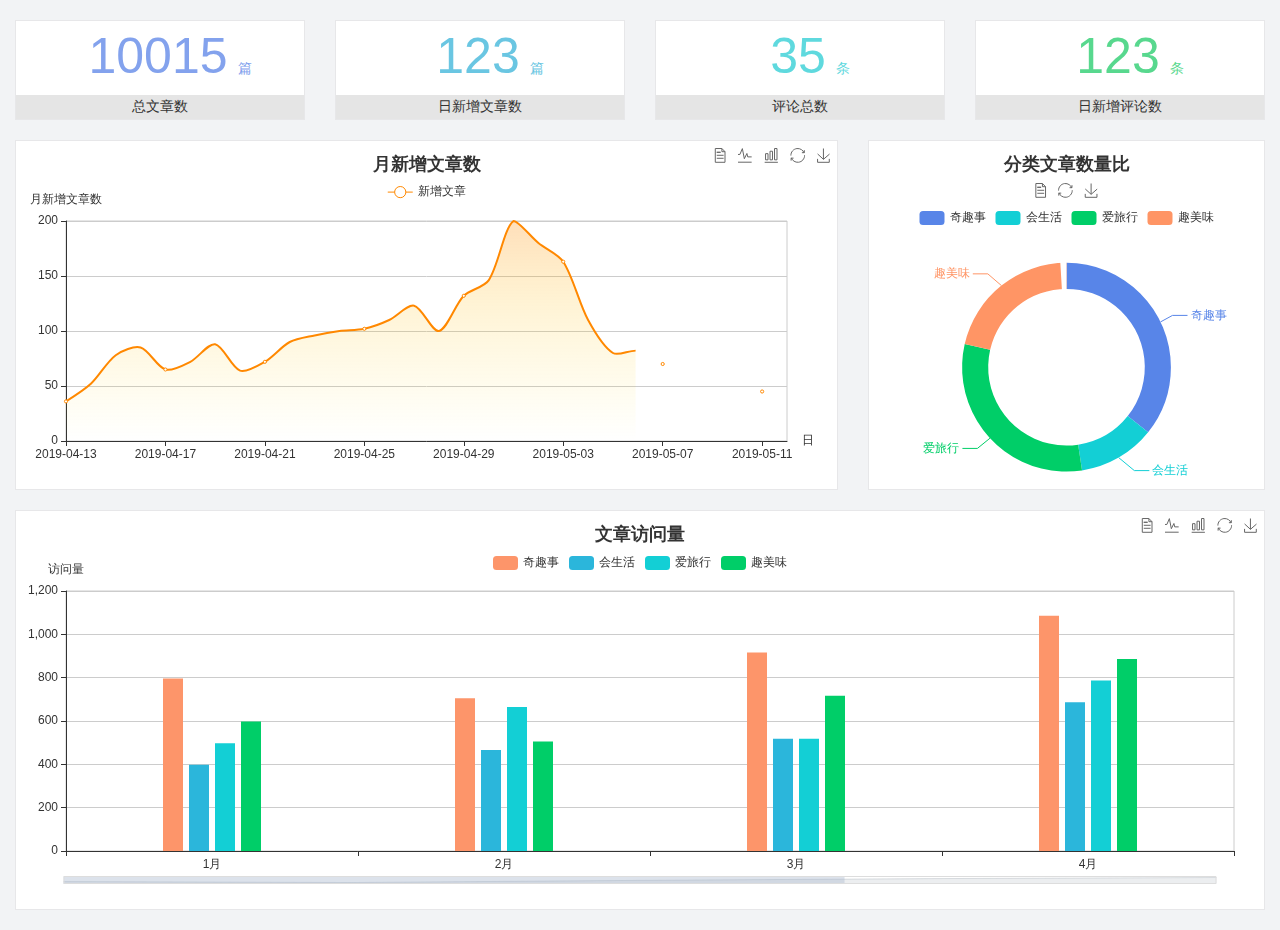
<file: home/dashboard.html>
<!DOCTYPE html>
<html lang="en">

<head>
  <meta charset="UTF-8">
  <meta name="viewport" content="width=device-width, initial-scale=1.0">
  <meta http-equiv="X-UA-Compatible" content="ie=edge">
  <title>图表统计</title>
  <link rel="stylesheet" href="../../assets/lib/bootstrap.css" />
  <link rel="stylesheet" href="../../assets/lib/main.css" />
  <script src="../../assets/lib/jquery.js"></script>
  <script type="text/javascript" src="../../assets/lib/echarts.min.js"></script>
</head>

<body>
  <div class="container-fluid">
    <div class="row spannel_list">
      <div class="col-sm-3 col-xs-6">
        <div class="spannel">
          <em>10015</em><span>篇</span>
          <b>总文章数</b>
        </div>
      </div>
      <div class="col-sm-3 col-xs-6">
        <div class="spannel scolor01">
          <em>123</em><span>篇</span>
          <b>日新增文章数</b>
        </div>
      </div>
      <div class="col-sm-3 col-xs-6">
        <div class="spannel scolor02">
          <em>35</em><span>条</span>
          <b>评论总数</b>
        </div>
      </div>
      <div class="col-sm-3 col-xs-6">
        <div class="spannel scolor03">
          <em>123</em><span>条</span>
          <b>日新增评论数</b>
        </div>
      </div>
    </div>
  </div>

  <div class="container-fluid">
    <div class="row curve-pie">
      <div class="col-lg-8 col-md-8">
        <div class="gragh_pannel" id="curve_show"></div>
      </div>
      <div class="col-lg-4 col-md-4">
        <div class="gragh_pannel" id="pie_show"></div>
      </div>
    </div>
  </div>

  <div class="container-fluid">
    <div class="column_pannel" id="column_show"></div>
  </div>

  <script>
    var oChart = echarts.init(document.getElementById('curve_show'));
    var aList_all = [
      { 'count': 36, 'date': '2019-04-13' },
      { 'count': 52, 'date': '2019-04-14' },
      { 'count': 78, 'date': '2019-04-15' },
      { 'count': 85, 'date': '2019-04-16' },
      { 'count': 65, 'date': '2019-04-17' },
      { 'count': 72, 'date': '2019-04-18' },
      { 'count': 88, 'date': '2019-04-19' },
      { 'count': 64, 'date': '2019-04-20' },
      { 'count': 72, 'date': '2019-04-21' },
      { 'count': 90, 'date': '2019-04-22' },
      { 'count': 96, 'date': '2019-04-23' },
      { 'count': 100, 'date': '2019-04-24' },
      { 'count': 102, 'date': '2019-04-25' },
      { 'count': 110, 'date': '2019-04-26' },
      { 'count': 123, 'date': '2019-04-27' },
      { 'count': 100, 'date': '2019-04-28' },
      { 'count': 132, 'date': '2019-04-29' },
      { 'count': 146, 'date': '2019-04-30' },
      { 'count': 200, 'date': '2019-05-01' },
      { 'count': 180, 'date': '2019-05-02' },
      { 'count': 163, 'date': '2019-05-03' },
      { 'count': 110, 'date': '2019-05-04' },
      { 'count': 80, 'date': '2019-05-05' },
      { 'count': 82, 'date': '2019-05-06' },
      { 'count': 70, 'date': '2019-05-07' },
      { 'count': 65, 'date': '2019-05-08' },
      { 'count': 54, 'date': '2019-05-09' },
      { 'count': 40, 'date': '2019-05-10' },
      { 'count': 45, 'date': '2019-05-11' },
      { 'count': 38, 'date': '2019-05-12' },
    ];

    let aCount = [];
    let aDate = [];

    for (var i = 0; i < aList_all.length; i++) {
      aCount.push(aList_all[i].count);
      aDate.push(aList_all[i].date);
    }

    var chartopt = {
      title: {
        text: '月新增文章数',
        left: 'center',
        top: '10'
      },
      tooltip: {
        trigger: 'axis'
      },
      legend: {
        data: ['新增文章'],
        top: '40'
      },
      toolbox: {
        show: true,
        feature: {
          mark: { show: true },
          dataView: { show: true, readOnly: false },
          magicType: { show: true, type: ['line', 'bar'] },
          restore: { show: true },
          saveAsImage: { show: true }
        }
      },
      calculable: true,
      xAxis: [
        {
          name: '日',
          type: 'category',
          boundaryGap: false,
          data: aDate
        }
      ],
      yAxis: [
        {
          name: '月新增文章数',
          type: 'value'
        }
      ],
      series: [
        {
          name: '新增文章',
          type: 'line',
          smooth: true,
          itemStyle: { normal: { areaStyle: { type: 'default' }, color: '#f80' }, lineStyle: { color: '#f80' } },
          data: aCount
        }],
      areaStyle: {
        normal: {
          color: new echarts.graphic.LinearGradient(0, 0, 0, 1, [{
            offset: 0,
            color: 'rgba(255,136,0,0.39)'
          }, {
            offset: .34,
            color: 'rgba(255,180,0,0.25)'
          }, {
            offset: 1,
            color: 'rgba(255,222,0,0.00)'
          }])

        }
      },
      grid: {
        show: true,
        x: 50,
        x2: 50,
        y: 80,
        height: 220
      }
    };

    oChart.setOption(chartopt);


    var oPie = echarts.init(document.getElementById('pie_show'));
    var oPieopt =
    {
      title: {
        top: 10,
        text: '分类文章数量比',
        x: 'center'
      },
      tooltip: {
        trigger: 'item',
        formatter: "{a} <br/>{b} : {c} ({d}%)"
      },
      color: ['#5885e8', '#13cfd5', '#00ce68', '#ff9565'],
      legend: {
        x: 'center',
        top: 65,
        data: ['奇趣事', '会生活', '爱旅行', '趣美味']
      },
      toolbox: {
        show: true,
        x: 'center',
        top: 35,
        feature: {
          mark: { show: true },
          dataView: { show: true, readOnly: false },
          magicType: {
            show: true,
            type: ['pie', 'funnel'],
            option: {
              funnel: {
                x: '25%',
                width: '50%',
                funnelAlign: 'left',
                max: 1548
              }
            }
          },
          restore: { show: true },
          saveAsImage: { show: true }
        }
      },
      calculable: true,
      series: [
        {
          name: '访问来源',
          type: 'pie',
          radius: ['45%', '60%'],
          center: ['50%', '65%'],
          data: [
            { value: 300, name: '奇趣事' },
            { value: 100, name: '会生活' },
            { value: 260, name: '爱旅行' },
            { value: 180, name: '趣美味' }
          ]
        }
      ]
    };
    oPie.setOption(oPieopt);



    var oColumn = this.echarts.init(document.getElementById('column_show'));
    var oColumnopt =
    {
      title: {
        text: '文章访问量',
        left: 'center',
        top: '10'
      },
      tooltip: {
        trigger: 'axis'
      },
      legend: {
        data: ['奇趣事', '会生活', '爱旅行', '趣美味'],
        top: '40'
      },
      toolbox: {
        show: true,
        feature: {
          mark: { show: true },
          dataView: { show: true, readOnly: false },
          magicType: { show: true, type: ['line', 'bar'] },
          restore: { show: true },
          saveAsImage: { show: true }
        }
      },
      calculable: true,
      xAxis: [
        {
          type: 'category',
          data: ['1月', '2月', '3月', '4月', '5月']
        }
      ],
      yAxis: [
        {
          name: '访问量',
          type: 'value'
        }
      ],
      series: [
        {
          name: '奇趣事',
          type: 'bar',
          barWidth: 20,
          itemStyle: {
            normal: { areaStyle: { type: 'default' }, color: '#fd956a' }
          },
          data: [800, 708, 920, 1090, 1200]
        },
        {
          name: '会生活',
          type: 'bar',
          barWidth: 20,
          itemStyle: {
            normal: { areaStyle: { type: 'default' }, color: '#2bb6db' }
          },
          data: [400, 468, 520, 690, 800]
        },
        {
          name: '爱旅行',
          type: 'bar',
          barWidth: 20,
          itemStyle: {
            normal: { areaStyle: { type: 'default' }, color: '#13cfd5' }
          },
          data: [500, 668, 520, 790, 900]
        },
        {
          name: '趣美味',
          type: 'bar',
          barWidth: 20,
          itemStyle: {
            normal: { areaStyle: { type: 'default' }, color: '#00ce68' }
          },
          data: [600, 508, 720, 890, 1000]
        }
      ],
      grid: {
        show: true,
        x: 50,
        x2: 30,
        y: 80,
        height: 260
      },
      dataZoom: [//给x轴设置滚动条
        {
          start: 0,//默认为0
          end: 100 - 1000 / 31,//默认为100
          type: 'slider',
          show: true,
          xAxisIndex: [0],
          handleSize: 0,//滑动条的 左右2个滑动条的大小
          height: 8,//组件高度
          left: 45, //左边的距离
          right: 50,//右边的距离
          bottom: 26,//右边的距离
          handleColor: '#ddd',//h滑动图标的颜色
          handleStyle: {
            borderColor: "#cacaca",
            borderWidth: "1",
            shadowBlur: 2,
            background: "#ddd",
            shadowColor: "#ddd",
          }
        }]
    };
    oColumn.setOption(oColumnopt);
  </script>
</body>

</html>
</file>
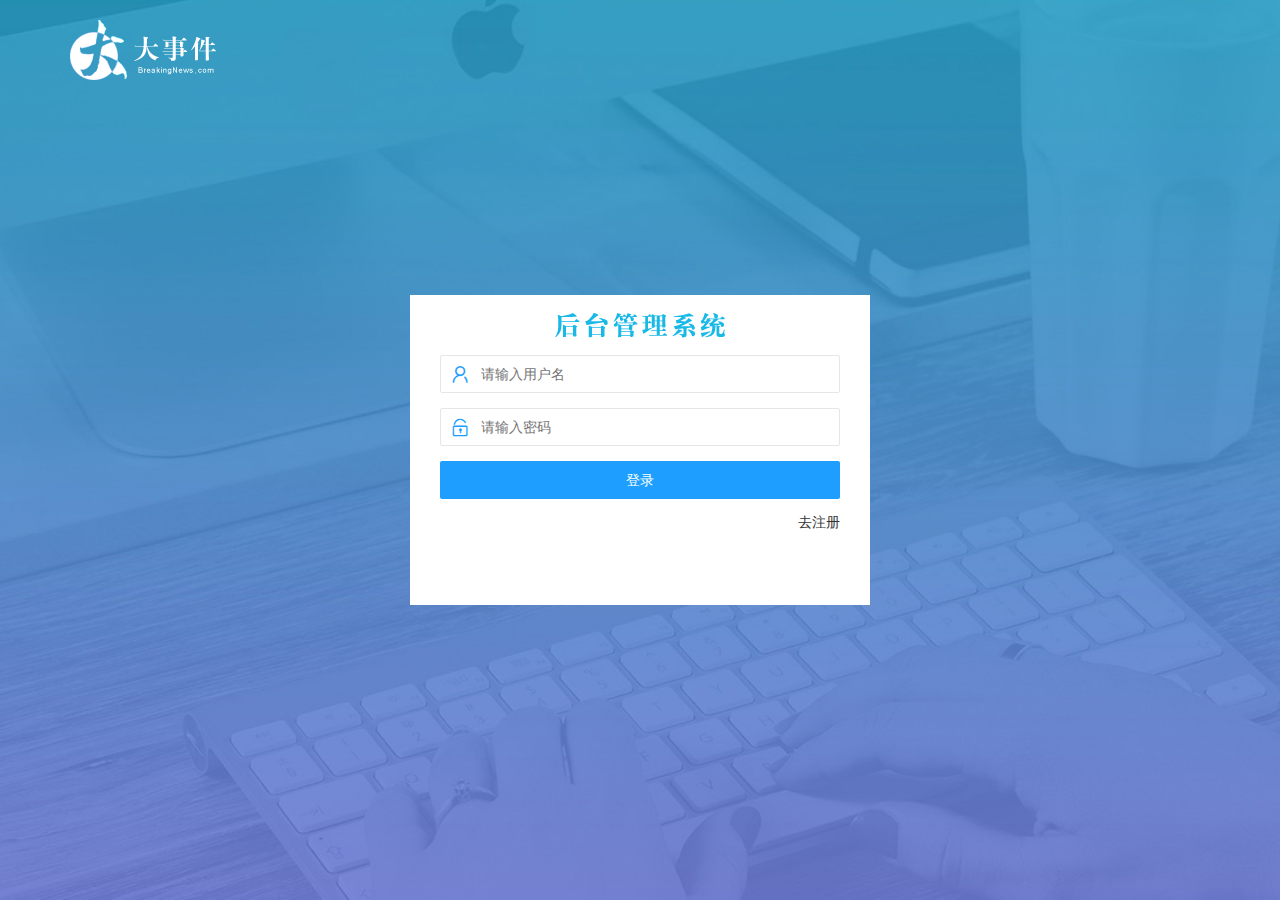
<file: home/login.html>
<!DOCTYPE html>
<html lang="en">
  <head>
    <meta charset="UTF-8" />
    <meta name="viewport" content="width=device-width, initial-scale=1.0" />
    <title>Document</title>
    <link rel="stylesheet" href="/assets/css/login.css" />
    <link rel="stylesheet" href="/assets/lib/layui/css/layui.css" />
  </head>
  <body>
    <div class="layui-main">
      <img src="/assets/images/logo.png" alt="" />
    </div>

    <!-- 登录 注册 -->
    <div class="box">
      <div class="head"></div>
      <div class="logina">
        <!-- 登录 -->
        <div class="login">
          <form class="layui-form" id="loginform">
            <div class="layui-form-item">
              <i class="layui-icon layui-icon-username" style="font-size: 20px; color: #1e9fff"></i>
              <input
                type="text"
                name="username"
                required
                lay-verify="required"
                placeholder="请输入用户名"
                autocomplete="off"
                class="layui-input"
              />
            </div>
            <div class="layui-form-item">
              <i class="layui-icon layui-icon-password" style="font-size: 20px; color: #1e9fff"></i>
              <input
                type="password"
                name="password"
                required
                lay-verify="required|pass"
                placeholder="请输入密码"
                autocomplete="off"
                class="layui-input"
              />
            </div>
            <div class="layui-form-item">
              <button class="layui-btn layui-btn-normal" lay-submit lay-filter="formDemo">
                登录
              </button>
            </div>
          </form>
          <a href="javascript:;">去注册</a>
        </div>
        <!-- 注册 -->
        <div class="register">
          <form class="layui-form" id="registerform">
            <div class="layui-form-item">
              <i class="layui-icon layui-icon-username" style="font-size: 20px; color: #1e9fff"></i>
              <input
                type="text"
                name="username"
                required
                lay-verify="required"
                placeholder="请输入用户名"
                autocomplete="off"
                class="layui-input"
              />
            </div>
            <div class="layui-form-item">
              <i class="layui-icon layui-icon-password" style="font-size: 20px; color: #1e9fff"></i>
              <input
                type="password"
                name="password"
                required
                lay-verify="required|pass"
                placeholder="请输入密码"
                autocomplete="off"
                class="layui-input passred"
              />
            </div>
            <div class="layui-form-item">
              <i class="layui-icon layui-icon-password" style="font-size: 20px; color: #1e9fff"></i>
              <input
                type="password"
                name="mmmm"
                required
                lay-verify="required|repass"
                placeholder="请再次输入密码"
                autocomplete="off"
                class="layui-input"
              />
            </div>
            <div class="layui-form-item">
              <button class="layui-btn layui-btn-normal" lay-submit lay-filter="formDemo">
                注册
              </button>
            </div>
          </form>
          <a href="javascript:;">去登录</a>
        </div>
      </div>
    </div>
    <script src="/assets/lib/jquery.js"></script>
    <script src="/assets/lib/layui/layui.all.js"></script>
    <script src="/assets/js/ajaxurl.js"></script>
    <script src="/assets/js/login.js"></script>
  </body>
</html>
</file>
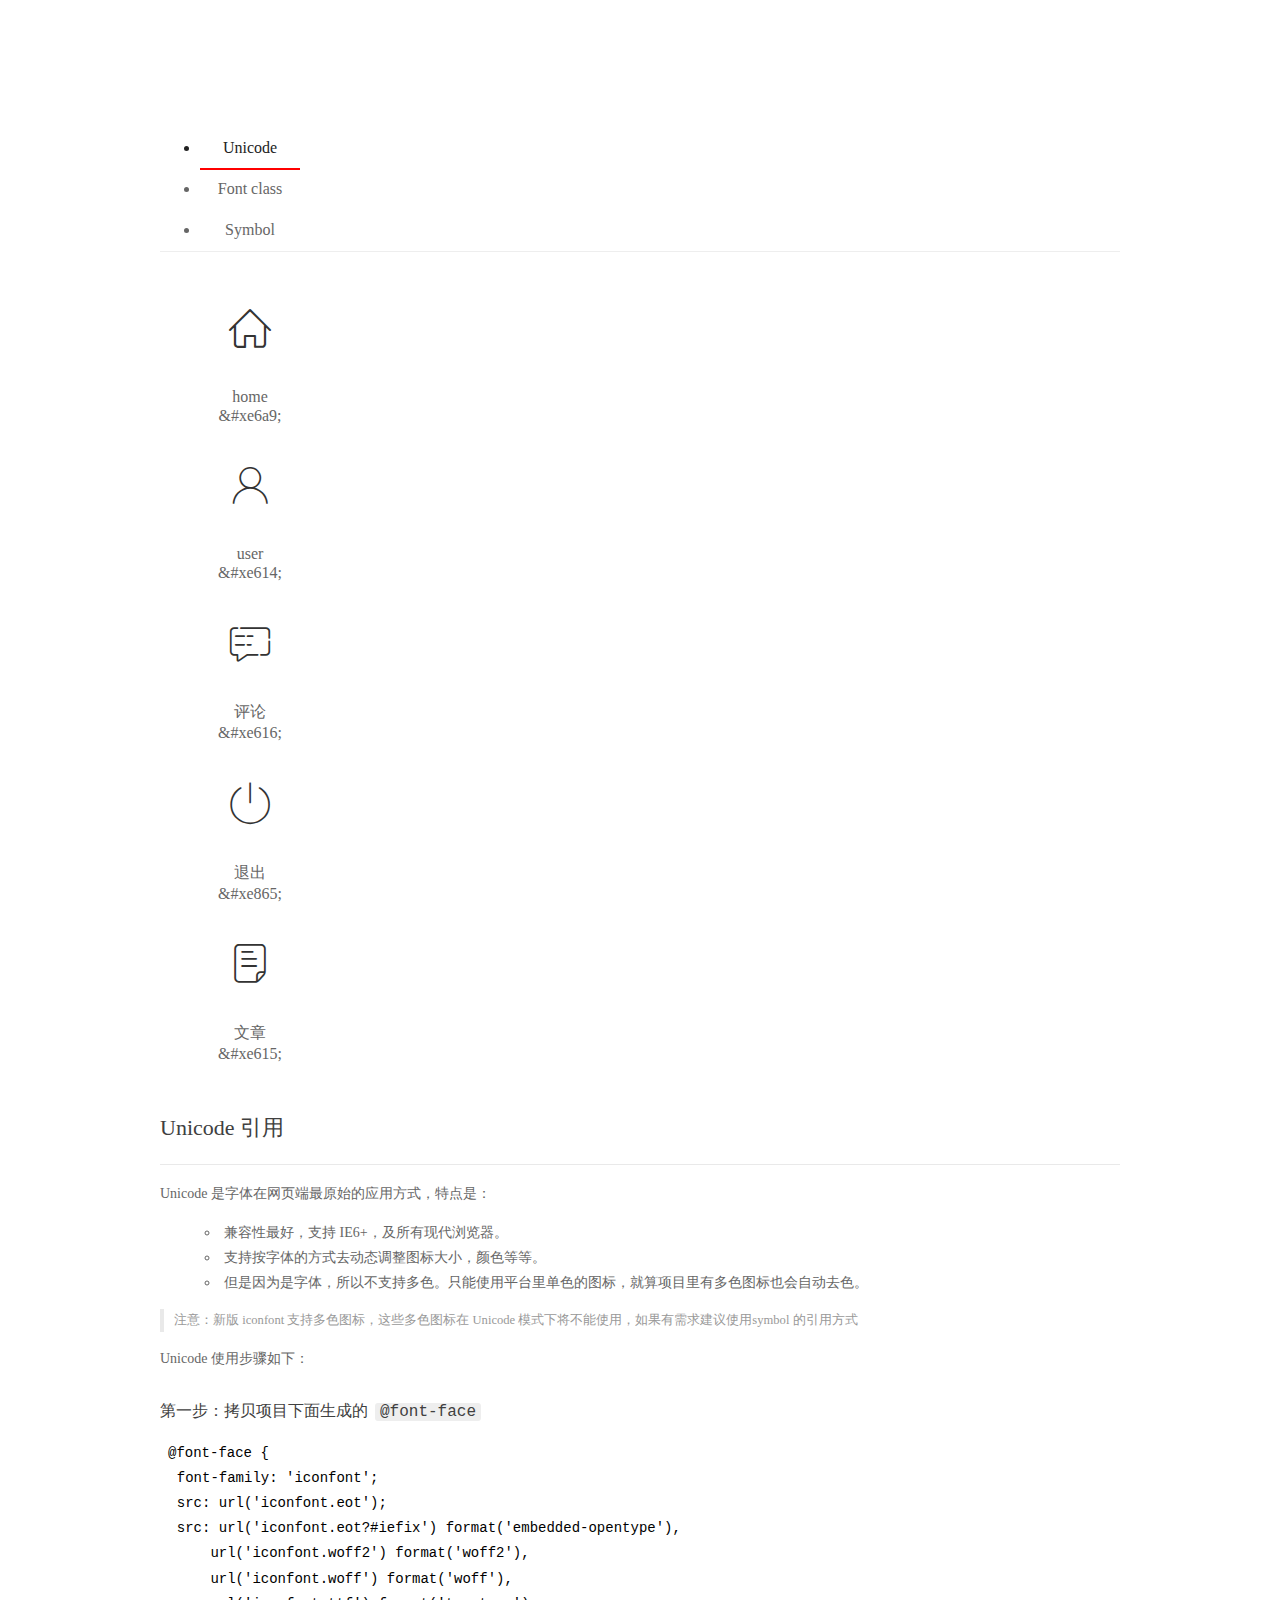
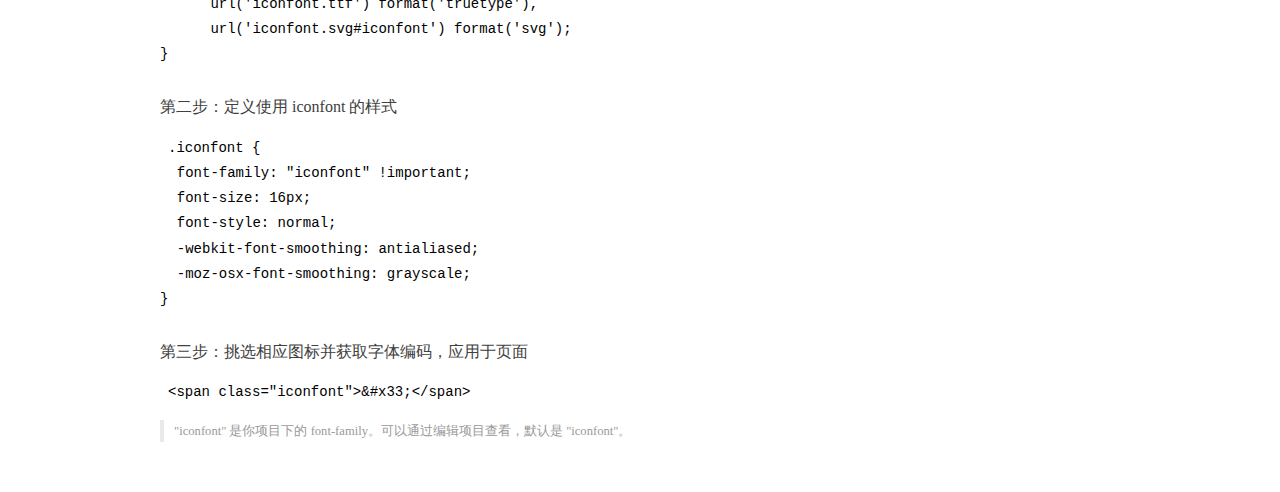
<file: assets/fonts/demo_index.html>
<!DOCTYPE html>
<html>
<head>
  <meta charset="utf-8"/>
  <title>IconFont Demo</title>
  <link rel="shortcut icon" href="https://gtms04.alicdn.com/tps/i4/TB1_oz6GVXXXXaFXpXXJDFnIXXX-64-64.ico" type="image/x-icon"/>
  <link rel="stylesheet" href="https://g.alicdn.com/thx/cube/1.3.2/cube.min.css">
  <link rel="stylesheet" href="demo.css">
  <link rel="stylesheet" href="iconfont.css">
  <script src="iconfont.js"></script>
  <!-- jQuery -->
  <script src="https://a1.alicdn.com/oss/uploads/2018/12/26/7bfddb60-08e8-11e9-9b04-53e73bb6408b.js"></script>
  <!-- 代码高亮 -->
  <script src="https://a1.alicdn.com/oss/uploads/2018/12/26/a3f714d0-08e6-11e9-8a15-ebf944d7534c.js"></script>
</head>
<body>
  <div class="main">
    <h1 class="logo"><a href="https://www.iconfont.cn/" title="iconfont 首页" target="_blank">&#xe86b;</a></h1>
    <div class="nav-tabs">
      <ul id="tabs" class="dib-box">
        <li class="dib active"><span>Unicode</span></li>
        <li class="dib"><span>Font class</span></li>
        <li class="dib"><span>Symbol</span></li>
      </ul>
      
    </div>
    <div class="tab-container">
      <div class="content unicode" style="display: block;">
          <ul class="icon_lists dib-box">
          
            <li class="dib">
              <span class="icon iconfont">&#xe6a9;</span>
                <div class="name">home</div>
                <div class="code-name">&amp;#xe6a9;</div>
              </li>
          
            <li class="dib">
              <span class="icon iconfont">&#xe614;</span>
                <div class="name">user</div>
                <div class="code-name">&amp;#xe614;</div>
              </li>
          
            <li class="dib">
              <span class="icon iconfont">&#xe616;</span>
                <div class="name">评论</div>
                <div class="code-name">&amp;#xe616;</div>
              </li>
          
            <li class="dib">
              <span class="icon iconfont">&#xe865;</span>
                <div class="name">退出</div>
                <div class="code-name">&amp;#xe865;</div>
              </li>
          
            <li class="dib">
              <span class="icon iconfont">&#xe615;</span>
                <div class="name">文章</div>
                <div class="code-name">&amp;#xe615;</div>
              </li>
          
          </ul>
          <div class="article markdown">
          <h2 id="unicode-">Unicode 引用</h2>
          <hr>

          <p>Unicode 是字体在网页端最原始的应用方式，特点是：</p>
          <ul>
            <li>兼容性最好，支持 IE6+，及所有现代浏览器。</li>
            <li>支持按字体的方式去动态调整图标大小，颜色等等。</li>
            <li>但是因为是字体，所以不支持多色。只能使用平台里单色的图标，就算项目里有多色图标也会自动去色。</li>
          </ul>
          <blockquote>
            <p>注意：新版 iconfont 支持多色图标，这些多色图标在 Unicode 模式下将不能使用，如果有需求建议使用symbol 的引用方式</p>
          </blockquote>
          <p>Unicode 使用步骤如下：</p>
          <h3 id="-font-face">第一步：拷贝项目下面生成的 <code>@font-face</code></h3>
<pre><code class="language-css"
>@font-face {
  font-family: 'iconfont';
  src: url('iconfont.eot');
  src: url('iconfont.eot?#iefix') format('embedded-opentype'),
      url('iconfont.woff2') format('woff2'),
      url('iconfont.woff') format('woff'),
      url('iconfont.ttf') format('truetype'),
      url('iconfont.svg#iconfont') format('svg');
}
</code></pre>
          <h3 id="-iconfont-">第二步：定义使用 iconfont 的样式</h3>
<pre><code class="language-css"
>.iconfont {
  font-family: "iconfont" !important;
  font-size: 16px;
  font-style: normal;
  -webkit-font-smoothing: antialiased;
  -moz-osx-font-smoothing: grayscale;
}
</code></pre>
          <h3 id="-">第三步：挑选相应图标并获取字体编码，应用于页面</h3>
<pre>
<code class="language-html"
>&lt;span class="iconfont"&gt;&amp;#x33;&lt;/span&gt;
</code></pre>
          <blockquote>
            <p>"iconfont" 是你项目下的 font-family。可以通过编辑项目查看，默认是 "iconfont"。</p>
          </blockquote>
          </div>
      </div>
      <div class="content font-class">
        <ul class="icon_lists dib-box">
          
          <li class="dib">
            <span class="icon iconfont icon-home"></span>
            <div class="name">
              home
            </div>
            <div class="code-name">.icon-home
            </div>
          </li>
          
          <li class="dib">
            <span class="icon iconfont icon-user"></span>
            <div class="name">
              user
            </div>
            <div class="code-name">.icon-user
            </div>
          </li>
          
          <li class="dib">
            <span class="icon iconfont icon-pinglun"></span>
            <div class="name">
              评论
            </div>
            <div class="code-name">.icon-pinglun
            </div>
          </li>
          
          <li class="dib">
            <span class="icon iconfont icon-tuichu"></span>
            <div class="name">
              退出
            </div>
            <div class="code-name">.icon-tuichu
            </div>
          </li>
          
          <li class="dib">
            <span class="icon iconfont icon-16"></span>
            <div class="name">
              文章
            </div>
            <div class="code-name">.icon-16
            </div>
          </li>
          
        </ul>
        <div class="article markdown">
        <h2 id="font-class-">font-class 引用</h2>
        <hr>

        <p>font-class 是 Unicode 使用方式的一种变种，主要是解决 Unicode 书写不直观，语意不明确的问题。</p>
        <p>与 Unicode 使用方式相比，具有如下特点：</p>
        <ul>
          <li>兼容性良好，支持 IE8+，及所有现代浏览器。</li>
          <li>相比于 Unicode 语意明确，书写更直观。可以很容易分辨这个 icon 是什么。</li>
          <li>因为使用 class 来定义图标，所以当要替换图标时，只需要修改 class 里面的 Unicode 引用。</li>
          <li>不过因为本质上还是使用的字体，所以多色图标还是不支持的。</li>
        </ul>
        <p>使用步骤如下：</p>
        <h3 id="-fontclass-">第一步：引入项目下面生成的 fontclass 代码：</h3>
<pre><code class="language-html">&lt;link rel="stylesheet" href="./iconfont.css"&gt;
</code></pre>
        <h3 id="-">第二步：挑选相应图标并获取类名，应用于页面：</h3>
<pre><code class="language-html">&lt;span class="iconfont icon-xxx"&gt;&lt;/span&gt;
</code></pre>
        <blockquote>
          <p>"
            iconfont" 是你项目下的 font-family。可以通过编辑项目查看，默认是 "iconfont"。</p>
        </blockquote>
      </div>
      </div>
      <div class="content symbol">
          <ul class="icon_lists dib-box">
          
            <li class="dib">
                <svg class="icon svg-icon" aria-hidden="true">
                  <use xlink:href="#icon-home"></use>
                </svg>
                <div class="name">home</div>
                <div class="code-name">#icon-home</div>
            </li>
          
            <li class="dib">
                <svg class="icon svg-icon" aria-hidden="true">
                  <use xlink:href="#icon-user"></use>
                </svg>
                <div class="name">user</div>
                <div class="code-name">#icon-user</div>
            </li>
          
            <li class="dib">
                <svg class="icon svg-icon" aria-hidden="true">
                  <use xlink:href="#icon-pinglun"></use>
                </svg>
                <div class="name">评论</div>
                <div class="code-name">#icon-pinglun</div>
            </li>
          
            <li class="dib">
                <svg class="icon svg-icon" aria-hidden="true">
                  <use xlink:href="#icon-tuichu"></use>
                </svg>
                <div class="name">退出</div>
                <div class="code-name">#icon-tuichu</div>
            </li>
          
            <li class="dib">
                <svg class="icon svg-icon" aria-hidden="true">
                  <use xlink:href="#icon-16"></use>
                </svg>
                <div class="name">文章</div>
                <div class="code-name">#icon-16</div>
            </li>
          
          </ul>
          <div class="article markdown">
          <h2 id="symbol-">Symbol 引用</h2>
          <hr>

          <p>这是一种全新的使用方式，应该说这才是未来的主流，也是平台目前推荐的用法。相关介绍可以参考这篇<a href="">文章</a>
            这种用法其实是做了一个 SVG 的集合，与另外两种相比具有如下特点：</p>
          <ul>
            <li>支持多色图标了，不再受单色限制。</li>
            <li>通过一些技巧，支持像字体那样，通过 <code>font-size</code>, <code>color</code> 来调整样式。</li>
            <li>兼容性较差，支持 IE9+，及现代浏览器。</li>
            <li>浏览器渲染 SVG 的性能一般，还不如 png。</li>
          </ul>
          <p>使用步骤如下：</p>
          <h3 id="-symbol-">第一步：引入项目下面生成的 symbol 代码：</h3>
<pre><code class="language-html">&lt;script src="./iconfont.js"&gt;&lt;/script&gt;
</code></pre>
          <h3 id="-css-">第二步：加入通用 CSS 代码（引入一次就行）：</h3>
<pre><code class="language-html">&lt;style&gt;
.icon {
  width: 1em;
  height: 1em;
  vertical-align: -0.15em;
  fill: currentColor;
  overflow: hidden;
}
&lt;/style&gt;
</code></pre>
          <h3 id="-">第三步：挑选相应图标并获取类名，应用于页面：</h3>
<pre><code class="language-html">&lt;svg class="icon" aria-hidden="true"&gt;
  &lt;use xlink:href="#icon-xxx"&gt;&lt;/use&gt;
&lt;/svg&gt;
</code></pre>
          </div>
      </div>

    </div>
  </div>
  <script>
  $(document).ready(function () {
      $('.tab-container .content:first').show()

      $('#tabs li').click(function (e) {
        var tabContent = $('.tab-container .content')
        var index = $(this).index()

        if ($(this).hasClass('active')) {
          return
        } else {
          $('#tabs li').removeClass('active')
          $(this).addClass('active')

          tabContent.hide().eq(index).fadeIn()
        }
      })
    })
  </script>
</body>
</html>
</file>
<file: assets/lib/main.css>
body{
    font-family:'MicroSoft YaHei';
    background-color: #f2f3f5;
}
.main_wrap{
    position:fixed;
    width:100%;
    height:100%;
    left:0px;
    top:0px;
    background:url('../images/login_bg.jpg'); 
    background-size:100% 100%; 
  }
.header{
    width:1200px;
    overflow: hidden;
    margin:20px auto 0;
}
.heade .logo{
    float: left;
}
.header .copyright{
    float:right;
    font-size:12px;
    color:#fff;
    text-align:right;
    line-height:20px;
    margin-top:10px;
}
.login_form_con{
    position:absolute;
    left:50%;
    top:50%;
    margin-left:-200px;
    margin-top:-155px;
    width:400px;
    height:310px;
    background-color: #edeff0;
}

.login_form{
    position: relative;
}

.login_form .icon-user{
    position:absolute;
    font-size:16px;
    color:#999;
    left:46px;
    top:12px;
}
.login_form .icon-key{
    position:absolute;
    font-size:18px;
    color:#999;
    left:46px;
    top:78px;
}
.login_title{
    height:60px;
    background:url('../images/login_title.png') center center no-repeat #fff;
}
.input_txt,.input_pass,.input_sub{
    display:block;
    width:334px;
    height:37px;
    padding:0px;
    text-indent:40px;
    border:1px solid #ddd;
    margin:27px auto 0;
    outline:none;
}
.input_sub{
    margin-top:40px;
    height:42px;
    background-color: #19b9e7;
    text-indent:0px;
    font-size:18px;
    color:#fff;
    cursor: pointer;
}
.input_sub:hover{
    background-color: #08a0cc;
}

.sider{
    position:fixed;
    left:0;
    top:0;
    bottom:0;
    width:210px;
    background-color: #323745;
}
.sider .logo{
    display:block;
    height:56px;
    background-color: #242732;
    overflow: hidden;
}
.sider .logo img{
    display:block;
    margin:6px auto 0;
}
.user_info{
    height:79px;
    border-bottom:1px solid #5a5e6b;
}

.user_info img{
    float: left;
    width:40px;
    height:40px;
    border-radius:20px;
    margin:19px 0 0 30px;
}
.user_info span{
    float: left;
    width:120px;
    font-size:12px;
    color:#fff;
    margin:23px 0 0 20px;
}
.user_info b{
    float: left;
    width: 120px;
    font-weight:normal;
    font-size:12px;
    color:#adafb5;
    margin:2px 0 0 20px;
}

.menu .level01{
    height:50px;
    line-height:50px;
}
.menu .level01 a{
    display:block;
    height:50px;
    font-size:12px;
    color:#adafb5;
    overflow: hidden;
}
.menu .level01.active a{
    background-color: #1378f0;
    color:#fff;
}
.menu .level01.active i{
    color:#fff;
}

.menu .level01 a:hover{
    background-color: #1378f0;
    color:#fff;
}
.menu .level01 a:hover i{
    color:#fff;
}
.menu .level01 i{
    color:#61646f;
    font-size:22px;
    float: left;
    margin-left:26px;
}
.menu .level01 span{
    float: left;
    margin-left:10px;
}
.menu .level01 b{
    float: right;
    margin-right:20px;
    font-weight:normal;
    transform:rotate(90deg);
    transition:all 500ms ease;
}

.menu .level01 .rotate0{
    transform:rotate(0deg);
}

.menu .level02{
    background: #242732;
    display:none;
}


.menu .level02 li{
    height:40px;
    line-height:40px;
}
.menu .level02 li a{
    display:block;
    height:40px;
    font-size:12px;
    color:#adafb5;
    overflow: hidden;
}

.menu .level02 li a:hover{
    background-color: #1378f0;
    color:#fff;
}

.menu .level02 li i{
    font-size:12px;
    float: left;
    margin-left:60px;
}
.menu .level02 li span{
    font-size:12px;
    float: left;
    margin-left:5px;
}

.menu .level02 .active a{
    color:#ffae00;
}

.header_bar{
    position:fixed;
    left:210px;
    right:0;
    top:0;
    height:56px;
    background-color: #fff;
}

.main{
    position:fixed;
    left:210px;
    top:56px;
    right:0;
    bottom:0;
    background-color: #f2f3f5;
}

.search_form{
    width:218px;
    height:33px;
    border:1px solid #ddd;
    background-color: #f2f3f5;
    border-radius:16px;
    float: left;
    margin:12px 0 0 27px;
}

.search_form input{
    padding:0px;
    margin:0px;
    border:0px;
    float: left;
    background-color: #f2f3f5;
    font-size:12px;
    width:175px;
    height:31px;
    margin-left:12px;
    outline:none;
   
}

.search_form .icon-search{
    line-height:33px;
    cursor: pointer;
    font-size:18px;
    color:#abaebb;
}
.user_center_link{
    float:right;

}
.user_center_link a{
    line-height:56px;
    font-size:12px;
    color:#999;
    margin-right:15px;
}
.user_center_link a:hover{
    color:#ffae00
}

.user_center_link img{
    width:42px;
    height:42px;
    border-radius:32px;
    margin-right:10px;
}

.spannel_list{
    margin-top:20px;
}

.spannel{
	height:100px;
	overflow:hidden;
	text-align:center;
    position:relative;
    background-color: #fff;
    border:1px solid #e7e7e9;
    margin-bottom:20px;
}

.spannel em{
    font-style:normal;
	font-size:50px;
	line-height:50px;
	display:inline-block;
	margin:10px 0 0 20px;
	font-family:'Arial';
	color:#83a2ed;
}

.spannel span{
	font-size:14px;
	display:inline-block;
	color:#83a2ed;
	margin-left:10px;
}

.spannel b{
	position:absolute;
	left:0;
	bottom:0;
	width:100%;
	line-height:24px;
	background:#e5e5e5;
	color:#333;
	font-size:14px;
	font-weight:normal;
}

.scolor01 em,.scolor01 span{
	color:#6ac6e2;
}

.scolor02 em,.scolor02 span{
	color:#5fd9de;
}

.scolor03 em,.scolor03 span{
	color:#58d88e;
}


.gragh_pannel{
    height:350px;
    border:1px solid #e7e7e9;
    background-color: #fff!important; 
    margin-bottom:20px;  
}

.column_pannel{
    margin-bottom:20px;
    height:400px;
    border:1px solid #e7e7e9;
    background-color: #fff!important;   
}

.common_title{
    line-height:42px;
    background-color: #fbfbfb;
    border:1px solid #e7e7e9;
    margin-top:20px;
    text-indent: 15px;
    font-size:14px;
    color:#333;
}

.common_con{
    border:1px solid #e7e7e9;
    border-top:0px;
    background-color: #fff;
    padding-bottom:20px;
    margin-bottom:20px;
}
.opt_btns{
    margin-top:20px;
}

.mp20{
    margin-top:20px;
}

.pagination{   
   margin:0;
}

.article_form{
    margin-top:20px;
}

.form-group{
    margin-bottom:25px;
}

.form-group label{
    font-weight:normal;
    color:#666;
}

.icon-icondate{
    line-height:16px;
}

.user_pic{
    width:100px;
    height:100px;
    margin-bottom:10px;
}

.article_cover{
    width:200px;
    height:200px;
    margin-bottom:10px;
}
</file>
<file: assets/css/login.css>
* {
  margin: 0;
  padding: 0;
}
html,
body {
  width: 100%;
  height: 100%;
  overflow: hidden;
}
body {
  background: url(/assets/images/login_bg.jpg) no-repeat center/cover;
}

.layui-main {
  padding-top: 20px;
}
.box {
  width: 400px;
  height: 310px;
  position: absolute;
  left: 50%;
  top: 50%;
  transform: translate(-50%, -50%);
  background-color: #fff;
  padding: 0 30px;
}
.head {
  height: 60px;
  background: url(/assets/images/login_title.png) no-repeat center;
}
/* .layui-form-item {
  width: 100%;
} */
.register {
  display: none;
}
.login a {
  float: right;
}
.register a {
  float: right;
}
.layui-form-item {
  position: relative;
}
.layui-form-item i {
  position: absolute;
  top: 8px;
  left: 10px;
}
.layui-form-item input {
  padding-left: 40px;
}
.layui-form-item button {
  width: 100%;
}
</file>
<file: assets/lib/layui/css/layui.css>
/** layui-v2.5.6 MIT License By https://www.layui.com */
 .layui-inline,img{display:inline-block;vertical-align:middle}h1,h2,h3,h4,h5,h6{font-weight:400}.layui-edge,.layui-header,.layui-inline,.layui-main{position:relative}.layui-body,.layui-edge,.layui-elip{overflow:hidden}.layui-btn,.layui-edge,.layui-inline,img{vertical-align:middle}.layui-btn,.layui-disabled,.layui-icon,.layui-unselect{-moz-user-select:none;-webkit-user-select:none;-ms-user-select:none}.layui-elip,.layui-form-checkbox span,.layui-form-pane .layui-form-label{text-overflow:ellipsis;white-space:nowrap}.layui-breadcrumb,.layui-tree-btnGroup{visibility:hidden}blockquote,body,button,dd,div,dl,dt,form,h1,h2,h3,h4,h5,h6,input,li,ol,p,pre,td,textarea,th,ul{margin:0;padding:0;-webkit-tap-highlight-color:rgba(0,0,0,0)}a:active,a:hover{outline:0}img{border:none}li{list-style:none}table{border-collapse:collapse;border-spacing:0}h4,h5,h6{font-size:100%}button,input,optgroup,option,select,textarea{font-family:inherit;font-size:inherit;font-style:inherit;font-weight:inherit;outline:0}pre{white-space:pre-wrap;white-space:-moz-pre-wrap;white-space:-pre-wrap;white-space:-o-pre-wrap;word-wrap:break-word}body{line-height:24px;font:14px Helvetica Neue,Helvetica,PingFang SC,Tahoma,Arial,sans-serif}hr{height:1px;margin:10px 0;border:0;clear:both}a{color:#333;text-decoration:none}a:hover{color:#777}a cite{font-style:normal;*cursor:pointer}.layui-border-box,.layui-border-box *{box-sizing:border-box}.layui-box,.layui-box *{box-sizing:content-box}.layui-clear{clear:both;*zoom:1}.layui-clear:after{content:'\20';clear:both;*zoom:1;display:block;height:0}.layui-inline{*display:inline;*zoom:1}.layui-edge{display:inline-block;width:0;height:0;border-width:6px;border-style:dashed;border-color:transparent}.layui-edge-top{top:-4px;border-bottom-color:#999;border-bottom-style:solid}.layui-edge-right{border-left-color:#999;border-left-style:solid}.layui-edge-bottom{top:2px;border-top-color:#999;border-top-style:solid}.layui-edge-left{border-right-color:#999;border-right-style:solid}.layui-disabled,.layui-disabled:hover{color:#d2d2d2!important;cursor:not-allowed!important}.layui-circle{border-radius:100%}.layui-show{display:block!important}.layui-hide{display:none!important}@font-face{font-family:layui-icon;src:url(../font/iconfont.eot?v=256);src:url(../font/iconfont.eot?v=256#iefix) format('embedded-opentype'),url(../font/iconfont.woff2?v=256) format('woff2'),url(../font/iconfont.woff?v=256) format('woff'),url(../font/iconfont.ttf?v=256) format('truetype'),url(../font/iconfont.svg?v=256#layui-icon) format('svg')}.layui-icon{font-family:layui-icon!important;font-size:16px;font-style:normal;-webkit-font-smoothing:antialiased;-moz-osx-font-smoothing:grayscale}.layui-icon-reply-fill:before{content:"\e611"}.layui-icon-set-fill:before{content:"\e614"}.layui-icon-menu-fill:before{content:"\e60f"}.layui-icon-search:before{content:"\e615"}.layui-icon-share:before{content:"\e641"}.layui-icon-set-sm:before{content:"\e620"}.layui-icon-engine:before{content:"\e628"}.layui-icon-close:before{content:"\1006"}.layui-icon-close-fill:before{content:"\1007"}.layui-icon-chart-screen:before{content:"\e629"}.layui-icon-star:before{content:"\e600"}.layui-icon-circle-dot:before{content:"\e617"}.layui-icon-chat:before{content:"\e606"}.layui-icon-release:before{content:"\e609"}.layui-icon-list:before{content:"\e60a"}.layui-icon-chart:before{content:"\e62c"}.layui-icon-ok-circle:before{content:"\1005"}.layui-icon-layim-theme:before{content:"\e61b"}.layui-icon-table:before{content:"\e62d"}.layui-icon-right:before{content:"\e602"}.layui-icon-left:before{content:"\e603"}.layui-icon-cart-simple:before{content:"\e698"}.layui-icon-face-cry:before{content:"\e69c"}.layui-icon-face-smile:before{content:"\e6af"}.layui-icon-survey:before{content:"\e6b2"}.layui-icon-tree:before{content:"\e62e"}.layui-icon-ie:before{content:"\e7bb"}.layui-icon-upload-circle:before{content:"\e62f"}.layui-icon-add-circle:before{content:"\e61f"}.layui-icon-download-circle:before{content:"\e601"}.layui-icon-templeate-1:before{content:"\e630"}.layui-icon-util:before{content:"\e631"}.layui-icon-face-surprised:before{content:"\e664"}.layui-icon-edit:before{content:"\e642"}.layui-icon-speaker:before{content:"\e645"}.layui-icon-down:before{content:"\e61a"}.layui-icon-file:before{content:"\e621"}.layui-icon-layouts:before{content:"\e632"}.layui-icon-rate-half:before{content:"\e6c9"}.layui-icon-add-circle-fine:before{content:"\e608"}.layui-icon-prev-circle:before{content:"\e633"}.layui-icon-read:before{content:"\e705"}.layui-icon-404:before{content:"\e61c"}.layui-icon-carousel:before{content:"\e634"}.layui-icon-help:before{content:"\e607"}.layui-icon-code-circle:before{content:"\e635"}.layui-icon-windows:before{content:"\e67f"}.layui-icon-water:before{content:"\e636"}.layui-icon-username:before{content:"\e66f"}.layui-icon-find-fill:before{content:"\e670"}.layui-icon-about:before{content:"\e60b"}.layui-icon-location:before{content:"\e715"}.layui-icon-up:before{content:"\e619"}.layui-icon-pause:before{content:"\e651"}.layui-icon-date:before{content:"\e637"}.layui-icon-layim-uploadfile:before{content:"\e61d"}.layui-icon-delete:before{content:"\e640"}.layui-icon-play:before{content:"\e652"}.layui-icon-top:before{content:"\e604"}.layui-icon-firefox:before{content:"\e686"}.layui-icon-friends:before{content:"\e612"}.layui-icon-refresh-3:before{content:"\e9aa"}.layui-icon-ok:before{content:"\e605"}.layui-icon-layer:before{content:"\e638"}.layui-icon-face-smile-fine:before{content:"\e60c"}.layui-icon-dollar:before{content:"\e659"}.layui-icon-group:before{content:"\e613"}.layui-icon-layim-download:before{content:"\e61e"}.layui-icon-picture-fine:before{content:"\e60d"}.layui-icon-link:before{content:"\e64c"}.layui-icon-diamond:before{content:"\e735"}.layui-icon-log:before{content:"\e60e"}.layui-icon-key:before{content:"\e683"}.layui-icon-rate-solid:before{content:"\e67a"}.layui-icon-fonts-del:before{content:"\e64f"}.layui-icon-unlink:before{content:"\e64d"}.layui-icon-fonts-clear:before{content:"\e639"}.layui-icon-triangle-r:before{content:"\e623"}.layui-icon-circle:before{content:"\e63f"}.layui-icon-radio:before{content:"\e643"}.layui-icon-align-center:before{content:"\e647"}.layui-icon-align-right:before{content:"\e648"}.layui-icon-align-left:before{content:"\e649"}.layui-icon-loading-1:before{content:"\e63e"}.layui-icon-return:before{content:"\e65c"}.layui-icon-fonts-strong:before{content:"\e62b"}.layui-icon-upload:before{content:"\e67c"}.layui-icon-dialogue:before{content:"\e63a"}.layui-icon-video:before{content:"\e6ed"}.layui-icon-headset:before{content:"\e6fc"}.layui-icon-cellphone-fine:before{content:"\e63b"}.layui-icon-add-1:before{content:"\e654"}.layui-icon-face-smile-b:before{content:"\e650"}.layui-icon-fonts-html:before{content:"\e64b"}.layui-icon-screen-full:before{content:"\e622"}.layui-icon-form:before{content:"\e63c"}.layui-icon-cart:before{content:"\e657"}.layui-icon-camera-fill:before{content:"\e65d"}.layui-icon-tabs:before{content:"\e62a"}.layui-icon-heart-fill:before{content:"\e68f"}.layui-icon-fonts-code:before{content:"\e64e"}.layui-icon-ios:before{content:"\e680"}.layui-icon-at:before{content:"\e687"}.layui-icon-fire:before{content:"\e756"}.layui-icon-set:before{content:"\e716"}.layui-icon-fonts-u:before{content:"\e646"}.layui-icon-triangle-d:before{content:"\e625"}.layui-icon-tips:before{content:"\e702"}.layui-icon-picture:before{content:"\e64a"}.layui-icon-more-vertical:before{content:"\e671"}.layui-icon-bluetooth:before{content:"\e689"}.layui-icon-flag:before{content:"\e66c"}.layui-icon-loading:before{content:"\e63d"}.layui-icon-fonts-i:before{content:"\e644"}.layui-icon-refresh-1:before{content:"\e666"}.layui-icon-rmb:before{content:"\e65e"}.layui-icon-addition:before{content:"\e624"}.layui-icon-home:before{content:"\e68e"}.layui-icon-time:before{content:"\e68d"}.layui-icon-user:before{content:"\e770"}.layui-icon-notice:before{content:"\e667"}.layui-icon-chrome:before{content:"\e68a"}.layui-icon-edge:before{content:"\e68b"}.layui-icon-login-weibo:before{content:"\e675"}.layui-icon-voice:before{content:"\e688"}.layui-icon-upload-drag:before{content:"\e681"}.layui-icon-login-qq:before{content:"\e676"}.layui-icon-snowflake:before{content:"\e6b1"}.layui-icon-heart:before{content:"\e68c"}.layui-icon-logout:before{content:"\e682"}.layui-icon-file-b:before{content:"\e655"}.layui-icon-template:before{content:"\e663"}.layui-icon-transfer:before{content:"\e691"}.layui-icon-auz:before{content:"\e672"}.layui-icon-console:before{content:"\e665"}.layui-icon-app:before{content:"\e653"}.layui-icon-prev:before{content:"\e65a"}.layui-icon-website:before{content:"\e7ae"}.layui-icon-next:before{content:"\e65b"}.layui-icon-component:before{content:"\e857"}.layui-icon-android:before{content:"\e684"}.layui-icon-more:before{content:"\e65f"}.layui-icon-login-wechat:before{content:"\e677"}.layui-icon-shrink-right:before{content:"\e668"}.layui-icon-spread-left:before{content:"\e66b"}.layui-icon-camera:before{content:"\e660"}.layui-icon-note:before{content:"\e66e"}.layui-icon-refresh:before{content:"\e669"}.layui-icon-female:before{content:"\e661"}.layui-icon-male:before{content:"\e662"}.layui-icon-screen-restore:before{content:"\e758"}.layui-icon-password:before{content:"\e673"}.layui-icon-senior:before{content:"\e674"}.layui-icon-theme:before{content:"\e66a"}.layui-icon-tread:before{content:"\e6c5"}.layui-icon-praise:before{content:"\e6c6"}.layui-icon-star-fill:before{content:"\e658"}.layui-icon-rate:before{content:"\e67b"}.layui-icon-template-1:before{content:"\e656"}.layui-icon-vercode:before{content:"\e679"}.layui-icon-service:before{content:"\e626"}.layui-icon-cellphone:before{content:"\e678"}.layui-icon-print:before{content:"\e66d"}.layui-icon-cols:before{content:"\e610"}.layui-icon-wifi:before{content:"\e7e0"}.layui-icon-export:before{content:"\e67d"}.layui-icon-rss:before{content:"\e808"}.layui-icon-slider:before{content:"\e714"}.layui-icon-email:before{content:"\e618"}.layui-icon-subtraction:before{content:"\e67e"}.layui-icon-mike:before{content:"\e6dc"}.layui-icon-light:before{content:"\e748"}.layui-icon-gift:before{content:"\e627"}.layui-icon-mute:before{content:"\e685"}.layui-icon-reduce-circle:before{content:"\e616"}.layui-icon-music:before{content:"\e690"}.layui-main{width:1140px;margin:0 auto}.layui-header{z-index:1000;height:60px}.layui-header a:hover{transition:all .5s;-webkit-transition:all .5s}.layui-side{position:fixed;left:0;top:0;bottom:0;z-index:999;width:200px;overflow-x:hidden}.layui-side-scroll{position:relative;width:220px;height:100%;overflow-x:hidden}.layui-body{position:absolute;left:200px;right:0;top:0;bottom:0;z-index:998;width:auto;overflow-y:auto;box-sizing:border-box}.layui-layout-body{overflow:hidden}.layui-layout-admin .layui-header{background-color:#23262E}.layui-layout-admin .layui-side{top:60px;width:200px;overflow-x:hidden}.layui-layout-admin .layui-body{position:fixed;top:60px;bottom:44px}.layui-layout-admin .layui-main{width:auto;margin:0 15px}.layui-layout-admin .layui-footer{position:fixed;left:200px;right:0;bottom:0;height:44px;line-height:44px;padding:0 15px;background-color:#eee}.layui-layout-admin .layui-logo{position:absolute;left:0;top:0;width:200px;height:100%;line-height:60px;text-align:center;color:#009688;font-size:16px}.layui-layout-admin .layui-header .layui-nav{background:0 0}.layui-layout-left{position:absolute!important;left:200px;top:0}.layui-layout-right{position:absolute!important;right:0;top:0}.layui-container{position:relative;margin:0 auto;padding:0 15px;box-sizing:border-box}.layui-fluid{position:relative;margin:0 auto;padding:0 15px}.layui-row:after,.layui-row:before{content:'';display:block;clear:both}.layui-col-lg1,.layui-col-lg10,.layui-col-lg11,.layui-col-lg12,.layui-col-lg2,.layui-col-lg3,.layui-col-lg4,.layui-col-lg5,.layui-col-lg6,.layui-col-lg7,.layui-col-lg8,.layui-col-lg9,.layui-col-md1,.layui-col-md10,.layui-col-md11,.layui-col-md12,.layui-col-md2,.layui-col-md3,.layui-col-md4,.layui-col-md5,.layui-col-md6,.layui-col-md7,.layui-col-md8,.layui-col-md9,.layui-col-sm1,.layui-col-sm10,.layui-col-sm11,.layui-col-sm12,.layui-col-sm2,.layui-col-sm3,.layui-col-sm4,.layui-col-sm5,.layui-col-sm6,.layui-col-sm7,.layui-col-sm8,.layui-col-sm9,.layui-col-xs1,.layui-col-xs10,.layui-col-xs11,.layui-col-xs12,.layui-col-xs2,.layui-col-xs3,.layui-col-xs4,.layui-col-xs5,.layui-col-xs6,.layui-col-xs7,.layui-col-xs8,.layui-col-xs9{position:relative;display:block;box-sizing:border-box}.layui-col-xs1,.layui-col-xs10,.layui-col-xs11,.layui-col-xs12,.layui-col-xs2,.layui-col-xs3,.layui-col-xs4,.layui-col-xs5,.layui-col-xs6,.layui-col-xs7,.layui-col-xs8,.layui-col-xs9{float:left}.layui-col-xs1{width:8.33333333%}.layui-col-xs2{width:16.66666667%}.layui-col-xs3{width:25%}.layui-col-xs4{width:33.33333333%}.layui-col-xs5{width:41.66666667%}.layui-col-xs6{width:50%}.layui-col-xs7{width:58.33333333%}.layui-col-xs8{width:66.66666667%}.layui-col-xs9{width:75%}.layui-col-xs10{width:83.33333333%}.layui-col-xs11{width:91.66666667%}.layui-col-xs12{width:100%}.layui-col-xs-offset1{margin-left:8.33333333%}.layui-col-xs-offset2{margin-left:16.66666667%}.layui-col-xs-offset3{margin-left:25%}.layui-col-xs-offset4{margin-left:33.33333333%}.layui-col-xs-offset5{margin-left:41.66666667%}.layui-col-xs-offset6{margin-left:50%}.layui-col-xs-offset7{margin-left:58.33333333%}.layui-col-xs-offset8{margin-left:66.66666667%}.layui-col-xs-offset9{margin-left:75%}.layui-col-xs-offset10{margin-left:83.33333333%}.layui-col-xs-offset11{margin-left:91.66666667%}.layui-col-xs-offset12{margin-left:100%}@media screen and (max-width:768px){.layui-hide-xs{display:none!important}.layui-show-xs-block{display:block!important}.layui-show-xs-inline{display:inline!important}.layui-show-xs-inline-block{display:inline-block!important}}@media screen and (min-width:768px){.layui-container{width:750px}.layui-hide-sm{display:none!important}.layui-show-sm-block{display:block!important}.layui-show-sm-inline{display:inline!important}.layui-show-sm-inline-block{display:inline-block!important}.layui-col-sm1,.layui-col-sm10,.layui-col-sm11,.layui-col-sm12,.layui-col-sm2,.layui-col-sm3,.layui-col-sm4,.layui-col-sm5,.layui-col-sm6,.layui-col-sm7,.layui-col-sm8,.layui-col-sm9{float:left}.layui-col-sm1{width:8.33333333%}.layui-col-sm2{width:16.66666667%}.layui-col-sm3{width:25%}.layui-col-sm4{width:33.33333333%}.layui-col-sm5{width:41.66666667%}.layui-col-sm6{width:50%}.layui-col-sm7{width:58.33333333%}.layui-col-sm8{width:66.66666667%}.layui-col-sm9{width:75%}.layui-col-sm10{width:83.33333333%}.layui-col-sm11{width:91.66666667%}.layui-col-sm12{width:100%}.layui-col-sm-offset1{margin-left:8.33333333%}.layui-col-sm-offset2{margin-left:16.66666667%}.layui-col-sm-offset3{margin-left:25%}.layui-col-sm-offset4{margin-left:33.33333333%}.layui-col-sm-offset5{margin-left:41.66666667%}.layui-col-sm-offset6{margin-left:50%}.layui-col-sm-offset7{margin-left:58.33333333%}.layui-col-sm-offset8{margin-left:66.66666667%}.layui-col-sm-offset9{margin-left:75%}.layui-col-sm-offset10{margin-left:83.33333333%}.layui-col-sm-offset11{margin-left:91.66666667%}.layui-col-sm-offset12{margin-left:100%}}@media screen and (min-width:992px){.layui-container{width:970px}.layui-hide-md{display:none!important}.layui-show-md-block{display:block!important}.layui-show-md-inline{display:inline!important}.layui-show-md-inline-block{display:inline-block!important}.layui-col-md1,.layui-col-md10,.layui-col-md11,.layui-col-md12,.layui-col-md2,.layui-col-md3,.layui-col-md4,.layui-col-md5,.layui-col-md6,.layui-col-md7,.layui-col-md8,.layui-col-md9{float:left}.layui-col-md1{width:8.33333333%}.layui-col-md2{width:16.66666667%}.layui-col-md3{width:25%}.layui-col-md4{width:33.33333333%}.layui-col-md5{width:41.66666667%}.layui-col-md6{width:50%}.layui-col-md7{width:58.33333333%}.layui-col-md8{width:66.66666667%}.layui-col-md9{width:75%}.layui-col-md10{width:83.33333333%}.layui-col-md11{width:91.66666667%}.layui-col-md12{width:100%}.layui-col-md-offset1{margin-left:8.33333333%}.layui-col-md-offset2{margin-left:16.66666667%}.layui-col-md-offset3{margin-left:25%}.layui-col-md-offset4{margin-left:33.33333333%}.layui-col-md-offset5{margin-left:41.66666667%}.layui-col-md-offset6{margin-left:50%}.layui-col-md-offset7{margin-left:58.33333333%}.layui-col-md-offset8{margin-left:66.66666667%}.layui-col-md-offset9{margin-left:75%}.layui-col-md-offset10{margin-left:83.33333333%}.layui-col-md-offset11{margin-left:91.66666667%}.layui-col-md-offset12{margin-left:100%}}@media screen and (min-width:1200px){.layui-container{width:1170px}.layui-hide-lg{display:none!important}.layui-show-lg-block{display:block!important}.layui-show-lg-inline{display:inline!important}.layui-show-lg-inline-block{display:inline-block!important}.layui-col-lg1,.layui-col-lg10,.layui-col-lg11,.layui-col-lg12,.layui-col-lg2,.layui-col-lg3,.layui-col-lg4,.layui-col-lg5,.layui-col-lg6,.layui-col-lg7,.layui-col-lg8,.layui-col-lg9{float:left}.layui-col-lg1{width:8.33333333%}.layui-col-lg2{width:16.66666667%}.layui-col-lg3{width:25%}.layui-col-lg4{width:33.33333333%}.layui-col-lg5{width:41.66666667%}.layui-col-lg6{width:50%}.layui-col-lg7{width:58.33333333%}.layui-col-lg8{width:66.66666667%}.layui-col-lg9{width:75%}.layui-col-lg10{width:83.33333333%}.layui-col-lg11{width:91.66666667%}.layui-col-lg12{width:100%}.layui-col-lg-offset1{margin-left:8.33333333%}.layui-col-lg-offset2{margin-left:16.66666667%}.layui-col-lg-offset3{margin-left:25%}.layui-col-lg-offset4{margin-left:33.33333333%}.layui-col-lg-offset5{margin-left:41.66666667%}.layui-col-lg-offset6{margin-left:50%}.layui-col-lg-offset7{margin-left:58.33333333%}.layui-col-lg-offset8{margin-left:66.66666667%}.layui-col-lg-offset9{margin-left:75%}.layui-col-lg-offset10{margin-left:83.33333333%}.layui-col-lg-offset11{margin-left:91.66666667%}.layui-col-lg-offset12{margin-left:100%}}.layui-col-space1{margin:-.5px}.layui-col-space1>*{padding:.5px}.layui-col-space2{margin:-1px}.layui-col-space2>*{padding:1px}.layui-col-space4{margin:-2px}.layui-col-space4>*{padding:2px}.layui-col-space5{margin:-2.5px}.layui-col-space5>*{padding:2.5px}.layui-col-space6{margin:-3px}.layui-col-space6>*{padding:3px}.layui-col-space8{margin:-4px}.layui-col-space8>*{padding:4px}.layui-col-space10{margin:-5px}.layui-col-space10>*{padding:5px}.layui-col-space12{margin:-6px}.layui-col-space12>*{padding:6px}.layui-col-space14{margin:-7px}.layui-col-space14>*{padding:7px}.layui-col-space15{margin:-7.5px}.layui-col-space15>*{padding:7.5px}.layui-col-space16{margin:-8px}.layui-col-space16>*{padding:8px}.layui-col-space18{margin:-9px}.layui-col-space18>*{padding:9px}.layui-col-space20{margin:-10px}.layui-col-space20>*{padding:10px}.layui-col-space22{margin:-11px}.layui-col-space22>*{padding:11px}.layui-col-space24{margin:-12px}.layui-col-space24>*{padding:12px}.layui-col-space25{margin:-12.5px}.layui-col-space25>*{padding:12.5px}.layui-col-space26{margin:-13px}.layui-col-space26>*{padding:13px}.layui-col-space28{margin:-14px}.layui-col-space28>*{padding:14px}.layui-col-space30{margin:-15px}.layui-col-space30>*{padding:15px}.layui-btn,.layui-input,.layui-select,.layui-textarea,.layui-upload-button{outline:0;-webkit-appearance:none;transition:all .3s;-webkit-transition:all .3s;box-sizing:border-box}.layui-elem-quote{margin-bottom:10px;padding:15px;line-height:22px;border-left:5px solid #009688;border-radius:0 2px 2px 0;background-color:#f2f2f2}.layui-quote-nm{border-style:solid;border-width:1px 1px 1px 5px;background:0 0}.layui-elem-field{margin-bottom:10px;padding:0;border-width:1px;border-style:solid}.layui-elem-field legend{margin-left:20px;padding:0 10px;font-size:20px;font-weight:300}.layui-field-title{margin:10px 0 20px;border-width:1px 0 0}.layui-field-box{padding:10px 15px}.layui-field-title .layui-field-box{padding:10px 0}.layui-progress{position:relative;height:6px;border-radius:20px;background-color:#e2e2e2}.layui-progress-bar{position:absolute;left:0;top:0;width:0;max-width:100%;height:6px;border-radius:20px;text-align:right;background-color:#5FB878;transition:all .3s;-webkit-transition:all .3s}.layui-progress-big,.layui-progress-big .layui-progress-bar{height:18px;line-height:18px}.layui-progress-text{position:relative;top:-20px;line-height:18px;font-size:12px;color:#666}.layui-progress-big .layui-progress-text{position:static;padding:0 10px;color:#fff}.layui-collapse{border-width:1px;border-style:solid;border-radius:2px}.layui-colla-content,.layui-colla-item{border-top-width:1px;border-top-style:solid}.layui-colla-item:first-child{border-top:none}.layui-colla-title{position:relative;height:42px;line-height:42px;padding:0 15px 0 35px;color:#333;background-color:#f2f2f2;cursor:pointer;font-size:14px;overflow:hidden}.layui-colla-content{display:none;padding:10px 15px;line-height:22px;color:#666}.layui-colla-icon{position:absolute;left:15px;top:0;font-size:14px}.layui-card{margin-bottom:15px;border-radius:2px;background-color:#fff;box-shadow:0 1px 2px 0 rgba(0,0,0,.05)}.layui-card:last-child{margin-bottom:0}.layui-card-header{position:relative;height:42px;line-height:42px;padding:0 15px;border-bottom:1px solid #f6f6f6;color:#333;border-radius:2px 2px 0 0;font-size:14px}.layui-bg-black,.layui-bg-blue,.layui-bg-cyan,.layui-bg-green,.layui-bg-orange,.layui-bg-red{color:#fff!important}.layui-card-body{position:relative;padding:10px 15px;line-height:24px}.layui-card-body[pad15]{padding:15px}.layui-card-body[pad20]{padding:20px}.layui-card-body .layui-table{margin:5px 0}.layui-card .layui-tab{margin:0}.layui-panel-window{position:relative;padding:15px;border-radius:0;border-top:5px solid #E6E6E6;background-color:#fff}.layui-auxiliar-moving{position:fixed;left:0;right:0;top:0;bottom:0;width:100%;height:100%;background:0 0;z-index:9999999999}.layui-form-label,.layui-form-mid,.layui-form-select,.layui-input-block,.layui-input-inline,.layui-textarea{position:relative}.layui-bg-red{background-color:#FF5722!important}.layui-bg-orange{background-color:#FFB800!important}.layui-bg-green{background-color:#009688!important}.layui-bg-cyan{background-color:#2F4056!important}.layui-bg-blue{background-color:#1E9FFF!important}.layui-bg-black{background-color:#393D49!important}.layui-bg-gray{background-color:#eee!important;color:#666!important}.layui-badge-rim,.layui-colla-content,.layui-colla-item,.layui-collapse,.layui-elem-field,.layui-form-pane .layui-form-item[pane],.layui-form-pane .layui-form-label,.layui-input,.layui-layedit,.layui-layedit-tool,.layui-quote-nm,.layui-select,.layui-tab-bar,.layui-tab-card,.layui-tab-title,.layui-tab-title .layui-this:after,.layui-textarea{border-color:#e6e6e6}.layui-timeline-item:before,hr{background-color:#e6e6e6}.layui-text{line-height:22px;font-size:14px;color:#666}.layui-text h1,.layui-text h2,.layui-text h3{font-weight:500;color:#333}.layui-text h1{font-size:30px}.layui-text h2{font-size:24px}.layui-text h3{font-size:18px}.layui-text a:not(.layui-btn){color:#01AAED}.layui-text a:not(.layui-btn):hover{text-decoration:underline}.layui-text ul{padding:5px 0 5px 15px}.layui-text ul li{margin-top:5px;list-style-type:disc}.layui-text em,.layui-word-aux{color:#999!important;padding:0 5px!important}.layui-btn{display:inline-block;height:38px;line-height:38px;padding:0 18px;background-color:#009688;color:#fff;white-space:nowrap;text-align:center;font-size:14px;border:none;border-radius:2px;cursor:pointer}.layui-btn:hover{opacity:.8;filter:alpha(opacity=80);color:#fff}.layui-btn:active{opacity:1;filter:alpha(opacity=100)}.layui-btn+.layui-btn{margin-left:10px}.layui-btn-container{font-size:0}.layui-btn-container .layui-btn{margin-right:10px;margin-bottom:10px}.layui-btn-container .layui-btn+.layui-btn{margin-left:0}.layui-table .layui-btn-container .layui-btn{margin-bottom:9px}.layui-btn-radius{border-radius:100px}.layui-btn .layui-icon{margin-right:3px;font-size:18px;vertical-align:bottom;vertical-align:middle\9}.layui-btn-primary{border:1px solid #C9C9C9;background-color:#fff;color:#555}.layui-btn-primary:hover{border-color:#009688;color:#333}.layui-btn-normal{background-color:#1E9FFF}.layui-btn-warm{background-color:#FFB800}.layui-btn-danger{background-color:#FF5722}.layui-btn-checked{background-color:#5FB878}.layui-btn-disabled,.layui-btn-disabled:active,.layui-btn-disabled:hover{border:1px solid #e6e6e6;background-color:#FBFBFB;color:#C9C9C9;cursor:not-allowed;opacity:1}.layui-btn-lg{height:44px;line-height:44px;padding:0 25px;font-size:16px}.layui-btn-sm{height:30px;line-height:30px;padding:0 10px;font-size:12px}.layui-btn-sm i{font-size:16px!important}.layui-btn-xs{height:22px;line-height:22px;padding:0 5px;font-size:12px}.layui-btn-xs i{font-size:14px!important}.layui-btn-group{display:inline-block;vertical-align:middle;font-size:0}.layui-btn-group .layui-btn{margin-left:0!important;margin-right:0!important;border-left:1px solid rgba(255,255,255,.5);border-radius:0}.layui-btn-group .layui-btn-primary{border-left:none}.layui-btn-group .layui-btn-primary:hover{border-color:#C9C9C9;color:#009688}.layui-btn-group .layui-btn:first-child{border-left:none;border-radius:2px 0 0 2px}.layui-btn-group .layui-btn-primary:first-child{border-left:1px solid #c9c9c9}.layui-btn-group .layui-btn:last-child{border-radius:0 2px 2px 0}.layui-btn-group .layui-btn+.layui-btn{margin-left:0}.layui-btn-group+.layui-btn-group{margin-left:10px}.layui-btn-fluid{width:100%}.layui-input,.layui-select,.layui-textarea{height:38px;line-height:1.3;line-height:38px\9;border-width:1px;border-style:solid;background-color:#fff;border-radius:2px}.layui-input::-webkit-input-placeholder,.layui-select::-webkit-input-placeholder,.layui-textarea::-webkit-input-placeholder{line-height:1.3}.layui-input,.layui-textarea{display:block;width:100%;padding-left:10px}.layui-input:hover,.layui-textarea:hover{border-color:#D2D2D2!important}.layui-input:focus,.layui-textarea:focus{border-color:#C9C9C9!important}.layui-textarea{min-height:100px;height:auto;line-height:20px;padding:6px 10px;resize:vertical}.layui-select{padding:0 10px}.layui-form input[type=checkbox],.layui-form input[type=radio],.layui-form select{display:none}.layui-form [lay-ignore]{display:initial}.layui-form-item{margin-bottom:15px;clear:both;*zoom:1}.layui-form-item:after{content:'\20';clear:both;*zoom:1;display:block;height:0}.layui-form-label{float:left;display:block;padding:9px 15px;width:80px;font-weight:400;line-height:20px;text-align:right}.layui-form-label-col{display:block;float:none;padding:9px 0;line-height:20px;text-align:left}.layui-form-item .layui-inline{margin-bottom:5px;margin-right:10px}.layui-input-block{margin-left:110px;min-height:36px}.layui-input-inline{display:inline-block;vertical-align:middle}.layui-form-item .layui-input-inline{float:left;width:190px;margin-right:10px}.layui-form-text .layui-input-inline{width:auto}.layui-form-mid{float:left;display:block;padding:9px 0!important;line-height:20px;margin-right:10px}.layui-form-danger+.layui-form-select .layui-input,.layui-form-danger:focus{border-color:#FF5722!important}.layui-form-select .layui-input{padding-right:30px;cursor:pointer}.layui-form-select .layui-edge{position:absolute;right:10px;top:50%;margin-top:-3px;cursor:pointer;border-width:6px;border-top-color:#c2c2c2;border-top-style:solid;transition:all .3s;-webkit-transition:all .3s}.layui-form-select dl{display:none;position:absolute;left:0;top:42px;padding:5px 0;z-index:899;min-width:100%;border:1px solid #d2d2d2;max-height:300px;overflow-y:auto;background-color:#fff;border-radius:2px;box-shadow:0 2px 4px rgba(0,0,0,.12);box-sizing:border-box}.layui-form-select dl dd,.layui-form-select dl dt{padding:0 10px;line-height:36px;white-space:nowrap;overflow:hidden;text-overflow:ellipsis}.layui-form-select dl dt{font-size:12px;color:#999}.layui-form-select dl dd{cursor:pointer}.layui-form-select dl dd:hover{background-color:#f2f2f2;-webkit-transition:.5s all;transition:.5s all}.layui-form-select .layui-select-group dd{padding-left:20px}.layui-form-select dl dd.layui-select-tips{padding-left:10px!important;color:#999}.layui-form-select dl dd.layui-this{background-color:#5FB878;color:#fff}.layui-form-checkbox,.layui-form-select dl dd.layui-disabled{background-color:#fff}.layui-form-selected dl{display:block}.layui-form-checkbox,.layui-form-checkbox *,.layui-form-switch{display:inline-block;vertical-align:middle}.layui-form-selected .layui-edge{margin-top:-9px;-webkit-transform:rotate(180deg);transform:rotate(180deg);margin-top:-3px\9}:root .layui-form-selected .layui-edge{margin-top:-9px\0/IE9}.layui-form-selectup dl{top:auto;bottom:42px}.layui-select-none{margin:5px 0;text-align:center;color:#999}.layui-select-disabled .layui-disabled{border-color:#eee!important}.layui-select-disabled .layui-edge{border-top-color:#d2d2d2}.layui-form-checkbox{position:relative;height:30px;line-height:30px;margin-right:10px;padding-right:30px;cursor:pointer;font-size:0;-webkit-transition:.1s linear;transition:.1s linear;box-sizing:border-box}.layui-form-checkbox span{padding:0 10px;height:100%;font-size:14px;border-radius:2px 0 0 2px;background-color:#d2d2d2;color:#fff;overflow:hidden}.layui-form-checkbox:hover span{background-color:#c2c2c2}.layui-form-checkbox i{position:absolute;right:0;top:0;width:30px;height:28px;border:1px solid #d2d2d2;border-left:none;border-radius:0 2px 2px 0;color:#fff;font-size:20px;text-align:center}.layui-form-checkbox:hover i{border-color:#c2c2c2;color:#c2c2c2}.layui-form-checked,.layui-form-checked:hover{border-color:#5FB878}.layui-form-checked span,.layui-form-checked:hover span{background-color:#5FB878}.layui-form-checked i,.layui-form-checked:hover i{color:#5FB878}.layui-form-item .layui-form-checkbox{margin-top:4px}.layui-form-checkbox[lay-skin=primary]{height:auto!important;line-height:normal!important;min-width:18px;min-height:18px;border:none!important;margin-right:0;padding-left:28px;padding-right:0;background:0 0}.layui-form-checkbox[lay-skin=primary] span{padding-left:0;padding-right:15px;line-height:18px;background:0 0;color:#666}.layui-form-checkbox[lay-skin=primary] i{right:auto;left:0;width:16px;height:16px;line-height:16px;border:1px solid #d2d2d2;font-size:12px;border-radius:2px;background-color:#fff;-webkit-transition:.1s linear;transition:.1s linear}.layui-form-checkbox[lay-skin=primary]:hover i{border-color:#5FB878;color:#fff}.layui-form-checked[lay-skin=primary] i{border-color:#5FB878!important;background-color:#5FB878;color:#fff}.layui-checkbox-disbaled[lay-skin=primary] span{background:0 0!important;color:#c2c2c2}.layui-checkbox-disbaled[lay-skin=primary]:hover i{border-color:#d2d2d2}.layui-form-item .layui-form-checkbox[lay-skin=primary]{margin-top:10px}.layui-form-switch{position:relative;height:22px;line-height:22px;min-width:35px;padding:0 5px;margin-top:8px;border:1px solid #d2d2d2;border-radius:20px;cursor:pointer;background-color:#fff;-webkit-transition:.1s linear;transition:.1s linear}.layui-form-switch i{position:absolute;left:5px;top:3px;width:16px;height:16px;border-radius:20px;background-color:#d2d2d2;-webkit-transition:.1s linear;transition:.1s linear}.layui-form-switch em{position:relative;top:0;width:25px;margin-left:21px;padding:0!important;text-align:center!important;color:#999!important;font-style:normal!important;font-size:12px}.layui-form-onswitch{border-color:#5FB878;background-color:#5FB878}.layui-checkbox-disbaled,.layui-checkbox-disbaled i{border-color:#e2e2e2!important}.layui-form-onswitch i{left:100%;margin-left:-21px;background-color:#fff}.layui-form-onswitch em{margin-left:5px;margin-right:21px;color:#fff!important}.layui-checkbox-disbaled span{background-color:#e2e2e2!important}.layui-checkbox-disbaled:hover i{color:#fff!important}[lay-radio]{display:none}.layui-form-radio,.layui-form-radio *{display:inline-block;vertical-align:middle}.layui-form-radio{line-height:28px;margin:6px 10px 0 0;padding-right:10px;cursor:pointer;font-size:0}.layui-form-radio *{font-size:14px}.layui-form-radio>i{margin-right:8px;font-size:22px;color:#c2c2c2}.layui-form-radio>i:hover,.layui-form-radioed>i{color:#5FB878}.layui-radio-disbaled>i{color:#e2e2e2!important}.layui-form-pane .layui-form-label{width:110px;padding:8px 15px;height:38px;line-height:20px;border-width:1px;border-style:solid;border-radius:2px 0 0 2px;text-align:center;background-color:#FBFBFB;overflow:hidden;box-sizing:border-box}.layui-form-pane .layui-input-inline{margin-left:-1px}.layui-form-pane .layui-input-block{margin-left:110px;left:-1px}.layui-form-pane .layui-input{border-radius:0 2px 2px 0}.layui-form-pane .layui-form-text .layui-form-label{float:none;width:100%;border-radius:2px;box-sizing:border-box;text-align:left}.layui-form-pane .layui-form-text .layui-input-inline{display:block;margin:0;top:-1px;clear:both}.layui-form-pane .layui-form-text .layui-input-block{margin:0;left:0;top:-1px}.layui-form-pane .layui-form-text .layui-textarea{min-height:100px;border-radius:0 0 2px 2px}.layui-form-pane .layui-form-checkbox{margin:4px 0 4px 10px}.layui-form-pane .layui-form-radio,.layui-form-pane .layui-form-switch{margin-top:6px;margin-left:10px}.layui-form-pane .layui-form-item[pane]{position:relative;border-width:1px;border-style:solid}.layui-form-pane .layui-form-item[pane] .layui-form-label{position:absolute;left:0;top:0;height:100%;border-width:0 1px 0 0}.layui-form-pane .layui-form-item[pane] .layui-input-inline{margin-left:110px}@media screen and (max-width:450px){.layui-form-item .layui-form-label{text-overflow:ellipsis;overflow:hidden;white-space:nowrap}.layui-form-item .layui-inline{display:block;margin-right:0;margin-bottom:20px;clear:both}.layui-form-item .layui-inline:after{content:'\20';clear:both;display:block;height:0}.layui-form-item .layui-input-inline{display:block;float:none;left:-3px;width:auto;margin:0 0 10px 112px}.layui-form-item .layui-input-inline+.layui-form-mid{margin-left:110px;top:-5px;padding:0}.layui-form-item .layui-form-checkbox{margin-right:5px;margin-bottom:5px}}.layui-layedit{border-width:1px;border-style:solid;border-radius:2px}.layui-layedit-tool{padding:3px 5px;border-bottom-width:1px;border-bottom-style:solid;font-size:0}.layedit-tool-fixed{position:fixed;top:0;border-top:1px solid #e2e2e2}.layui-layedit-tool .layedit-tool-mid,.layui-layedit-tool .layui-icon{display:inline-block;vertical-align:middle;text-align:center;font-size:14px}.layui-layedit-tool .layui-icon{position:relative;width:32px;height:30px;line-height:30px;margin:3px 5px;color:#777;cursor:pointer;border-radius:2px}.layui-layedit-tool .layui-icon:hover{color:#393D49}.layui-layedit-tool .layui-icon:active{color:#000}.layui-layedit-tool .layedit-tool-active{background-color:#e2e2e2;color:#000}.layui-layedit-tool .layui-disabled,.layui-layedit-tool .layui-disabled:hover{color:#d2d2d2;cursor:not-allowed}.layui-layedit-tool .layedit-tool-mid{width:1px;height:18px;margin:0 10px;background-color:#d2d2d2}.layedit-tool-html{width:50px!important;font-size:30px!important}.layedit-tool-b,.layedit-tool-code,.layedit-tool-help{font-size:16px!important}.layedit-tool-d,.layedit-tool-face,.layedit-tool-image,.layedit-tool-unlink{font-size:18px!important}.layedit-tool-image input{position:absolute;font-size:0;left:0;top:0;width:100%;height:100%;opacity:.01;filter:Alpha(opacity=1);cursor:pointer}.layui-layedit-iframe iframe{display:block;width:100%}#LAY_layedit_code{overflow:hidden}.layui-laypage{display:inline-block;*display:inline;*zoom:1;vertical-align:middle;margin:10px 0;font-size:0}.layui-laypage>a:first-child,.layui-laypage>a:first-child em{border-radius:2px 0 0 2px}.layui-laypage>a:last-child,.layui-laypage>a:last-child em{border-radius:0 2px 2px 0}.layui-laypage>:first-child{margin-left:0!important}.layui-laypage>:last-child{margin-right:0!important}.layui-laypage a,.layui-laypage button,.layui-laypage input,.layui-laypage select,.layui-laypage span{border:1px solid #e2e2e2}.layui-laypage a,.layui-laypage span{display:inline-block;*display:inline;*zoom:1;vertical-align:middle;padding:0 15px;height:28px;line-height:28px;margin:0 -1px 5px 0;background-color:#fff;color:#333;font-size:12px}.layui-flow-more a *,.layui-laypage input,.layui-table-view select[lay-ignore]{display:inline-block}.layui-laypage a:hover{color:#009688}.layui-laypage em{font-style:normal}.layui-laypage .layui-laypage-spr{color:#999;font-weight:700}.layui-laypage a{text-decoration:none}.layui-laypage .layui-laypage-curr{position:relative}.layui-laypage .layui-laypage-curr em{position:relative;color:#fff}.layui-laypage .layui-laypage-curr .layui-laypage-em{position:absolute;left:-1px;top:-1px;padding:1px;width:100%;height:100%;background-color:#009688}.layui-laypage-em{border-radius:2px}.layui-laypage-next em,.layui-laypage-prev em{font-family:Sim sun;font-size:16px}.layui-laypage .layui-laypage-count,.layui-laypage .layui-laypage-limits,.layui-laypage .layui-laypage-refresh,.layui-laypage .layui-laypage-skip{margin-left:10px;margin-right:10px;padding:0;border:none}.layui-laypage .layui-laypage-limits,.layui-laypage .layui-laypage-refresh{vertical-align:top}.layui-laypage .layui-laypage-refresh i{font-size:18px;cursor:pointer}.layui-laypage select{height:22px;padding:3px;border-radius:2px;cursor:pointer}.layui-laypage .layui-laypage-skip{height:30px;line-height:30px;color:#999}.layui-laypage button,.layui-laypage input{height:30px;line-height:30px;border-radius:2px;vertical-align:top;background-color:#fff;box-sizing:border-box}.layui-laypage input{width:40px;margin:0 10px;padding:0 3px;text-align:center}.layui-laypage input:focus,.layui-laypage select:focus{border-color:#009688!important}.layui-laypage button{margin-left:10px;padding:0 10px;cursor:pointer}.layui-table,.layui-table-view{margin:10px 0}.layui-flow-more{margin:10px 0;text-align:center;color:#999;font-size:14px}.layui-flow-more a{height:32px;line-height:32px}.layui-flow-more a *{vertical-align:top}.layui-flow-more a cite{padding:0 20px;border-radius:3px;background-color:#eee;color:#333;font-style:normal}.layui-flow-more a cite:hover{opacity:.8}.layui-flow-more a i{font-size:30px;color:#737383}.layui-table{width:100%;background-color:#fff;color:#666}.layui-table tr{transition:all .3s;-webkit-transition:all .3s}.layui-table th{text-align:left;font-weight:400}.layui-table tbody tr:hover,.layui-table thead tr,.layui-table-click,.layui-table-header,.layui-table-hover,.layui-table-mend,.layui-table-patch,.layui-table-tool,.layui-table-total,.layui-table-total tr,.layui-table[lay-even] tr:nth-child(even){background-color:#f2f2f2}.layui-table td,.layui-table th,.layui-table-col-set,.layui-table-fixed-r,.layui-table-grid-down,.layui-table-header,.layui-table-page,.layui-table-tips-main,.layui-table-tool,.layui-table-total,.layui-table-view,.layui-table[lay-skin=line],.layui-table[lay-skin=row]{border-width:1px;border-style:solid;border-color:#e6e6e6}.layui-table td,.layui-table th{position:relative;padding:9px 15px;min-height:20px;line-height:20px;font-size:14px}.layui-table[lay-skin=line] td,.layui-table[lay-skin=line] th{border-width:0 0 1px}.layui-table[lay-skin=row] td,.layui-table[lay-skin=row] th{border-width:0 1px 0 0}.layui-table[lay-skin=nob] td,.layui-table[lay-skin=nob] th{border:none}.layui-table img{max-width:100px}.layui-table[lay-size=lg] td,.layui-table[lay-size=lg] th{padding:15px 30px}.layui-table-view .layui-table[lay-size=lg] .layui-table-cell{height:40px;line-height:40px}.layui-table[lay-size=sm] td,.layui-table[lay-size=sm] th{font-size:12px;padding:5px 10px}.layui-table-view .layui-table[lay-size=sm] .layui-table-cell{height:20px;line-height:20px}.layui-table[lay-data]{display:none}.layui-table-box{position:relative;overflow:hidden}.layui-table-view .layui-table{position:relative;width:auto;margin:0}.layui-table-view .layui-table[lay-skin=line]{border-width:0 1px 0 0}.layui-table-view .layui-table[lay-skin=row]{border-width:0 0 1px}.layui-table-view .layui-table td,.layui-table-view .layui-table th{padding:5px 0;border-top:none;border-left:none}.layui-table-view .layui-table th.layui-unselect .layui-table-cell span{cursor:pointer}.layui-table-view .layui-table td{cursor:default}.layui-table-view .layui-table td[data-edit=text]{cursor:text}.layui-table-view .layui-form-checkbox[lay-skin=primary] i{width:18px;height:18px}.layui-table-view .layui-form-radio{line-height:0;padding:0}.layui-table-view .layui-form-radio>i{margin:0;font-size:20px}.layui-table-init{position:absolute;left:0;top:0;width:100%;height:100%;text-align:center;z-index:110}.layui-table-init .layui-icon{position:absolute;left:50%;top:50%;margin:-15px 0 0 -15px;font-size:30px;color:#c2c2c2}.layui-table-header{border-width:0 0 1px;overflow:hidden}.layui-table-header .layui-table{margin-bottom:-1px}.layui-table-tool .layui-inline[lay-event]{position:relative;width:26px;height:26px;padding:5px;line-height:16px;margin-right:10px;text-align:center;color:#333;border:1px solid #ccc;cursor:pointer;-webkit-transition:.5s all;transition:.5s all}.layui-table-tool .layui-inline[lay-event]:hover{border:1px solid #999}.layui-table-tool-temp{padding-right:120px}.layui-table-tool-self{position:absolute;right:17px;top:10px}.layui-table-tool .layui-table-tool-self .layui-inline[lay-event]{margin:0 0 0 10px}.layui-table-tool-panel{position:absolute;top:29px;left:-1px;padding:5px 0;min-width:150px;min-height:40px;border:1px solid #d2d2d2;text-align:left;overflow-y:auto;background-color:#fff;box-shadow:0 2px 4px rgba(0,0,0,.12)}.layui-table-cell,.layui-table-tool-panel li{overflow:hidden;text-overflow:ellipsis;white-space:nowrap}.layui-table-tool-panel li{padding:0 10px;line-height:30px;-webkit-transition:.5s all;transition:.5s all}.layui-table-tool-panel li .layui-form-checkbox[lay-skin=primary]{width:100%;padding-left:28px}.layui-table-tool-panel li:hover{background-color:#f2f2f2}.layui-table-tool-panel li .layui-form-checkbox[lay-skin=primary] i{position:absolute;left:0;top:0}.layui-table-tool-panel li .layui-form-checkbox[lay-skin=primary] span{padding:0}.layui-table-tool .layui-table-tool-self .layui-table-tool-panel{left:auto;right:-1px}.layui-table-col-set{position:absolute;right:0;top:0;width:20px;height:100%;border-width:0 0 0 1px;background-color:#fff}.layui-table-sort{width:10px;height:20px;margin-left:5px;cursor:pointer!important}.layui-table-sort .layui-edge{position:absolute;left:5px;border-width:5px}.layui-table-sort .layui-table-sort-asc{top:3px;border-top:none;border-bottom-style:solid;border-bottom-color:#b2b2b2}.layui-table-sort .layui-table-sort-asc:hover{border-bottom-color:#666}.layui-table-sort .layui-table-sort-desc{bottom:5px;border-bottom:none;border-top-style:solid;border-top-color:#b2b2b2}.layui-table-sort .layui-table-sort-desc:hover{border-top-color:#666}.layui-table-sort[lay-sort=asc] .layui-table-sort-asc{border-bottom-color:#000}.layui-table-sort[lay-sort=desc] .layui-table-sort-desc{border-top-color:#000}.layui-table-cell{height:28px;line-height:28px;padding:0 15px;position:relative;box-sizing:border-box}.layui-table-cell .layui-form-checkbox[lay-skin=primary]{top:-1px;padding:0}.layui-table-cell .layui-table-link{color:#01AAED}.laytable-cell-checkbox,.laytable-cell-numbers,.laytable-cell-radio,.laytable-cell-space{padding:0;text-align:center}.layui-table-body{position:relative;overflow:auto;margin-right:-1px;margin-bottom:-1px}.layui-table-body .layui-none{line-height:26px;padding:15px;text-align:center;color:#999}.layui-table-fixed{position:absolute;left:0;top:0;z-index:101}.layui-table-fixed .layui-table-body{overflow:hidden}.layui-table-fixed-l{box-shadow:0 -1px 8px rgba(0,0,0,.08)}.layui-table-fixed-r{left:auto;right:-1px;border-width:0 0 0 1px;box-shadow:-1px 0 8px rgba(0,0,0,.08)}.layui-table-fixed-r .layui-table-header{position:relative;overflow:visible}.layui-table-mend{position:absolute;right:-49px;top:0;height:100%;width:50px}.layui-table-tool{position:relative;z-index:890;width:100%;min-height:50px;line-height:30px;padding:10px 15px;border-width:0 0 1px}.layui-table-tool .layui-btn-container{margin-bottom:-10px}.layui-table-page,.layui-table-total{border-width:1px 0 0;margin-bottom:-1px;overflow:hidden}.layui-table-page{position:relative;width:100%;padding:7px 7px 0;height:41px;font-size:12px;white-space:nowrap}.layui-table-page>div{height:26px}.layui-table-page .layui-laypage{margin:0}.layui-table-page .layui-laypage a,.layui-table-page .layui-laypage span{height:26px;line-height:26px;margin-bottom:10px;border:none;background:0 0}.layui-table-page .layui-laypage a,.layui-table-page .layui-laypage span.layui-laypage-curr{padding:0 12px}.layui-table-page .layui-laypage span{margin-left:0;padding:0}.layui-table-page .layui-laypage .layui-laypage-prev{margin-left:-7px!important}.layui-table-page .layui-laypage .layui-laypage-curr .layui-laypage-em{left:0;top:0;padding:0}.layui-table-page .layui-laypage button,.layui-table-page .layui-laypage input{height:26px;line-height:26px}.layui-table-page .layui-laypage input{width:40px}.layui-table-page .layui-laypage button{padding:0 10px}.layui-table-page select{height:18px}.layui-table-patch .layui-table-cell{padding:0;width:30px}.layui-table-edit{position:absolute;left:0;top:0;width:100%;height:100%;padding:0 14px 1px;border-radius:0;box-shadow:1px 1px 20px rgba(0,0,0,.15)}.layui-table-edit:focus{border-color:#5FB878!important}select.layui-table-edit{padding:0 0 0 10px;border-color:#C9C9C9}.layui-table-view .layui-form-checkbox,.layui-table-view .layui-form-radio,.layui-table-view .layui-form-switch{top:0;margin:0;box-sizing:content-box}.layui-table-view .layui-form-checkbox{top:-1px;height:26px;line-height:26px}.layui-table-view .layui-form-checkbox i{height:26px}.layui-table-grid .layui-table-cell{overflow:visible}.layui-table-grid-down{position:absolute;top:0;right:0;width:26px;height:100%;padding:5px 0;border-width:0 0 0 1px;text-align:center;background-color:#fff;color:#999;cursor:pointer}.layui-table-grid-down .layui-icon{position:absolute;top:50%;left:50%;margin:-8px 0 0 -8px}.layui-table-grid-down:hover{background-color:#fbfbfb}body .layui-table-tips .layui-layer-content{background:0 0;padding:0;box-shadow:0 1px 6px rgba(0,0,0,.12)}.layui-table-tips-main{margin:-44px 0 0 -1px;max-height:150px;padding:8px 15px;font-size:14px;overflow-y:scroll;background-color:#fff;color:#666}.layui-table-tips-c{position:absolute;right:-3px;top:-13px;width:20px;height:20px;padding:3px;cursor:pointer;background-color:#666;border-radius:50%;color:#fff}.layui-table-tips-c:hover{background-color:#777}.layui-table-tips-c:before{position:relative;right:-2px}.layui-upload-file{display:none!important;opacity:.01;filter:Alpha(opacity=1)}.layui-upload-drag,.layui-upload-form,.layui-upload-wrap{display:inline-block}.layui-upload-list{margin:10px 0}.layui-upload-choose{padding:0 10px;color:#999}.layui-upload-drag{position:relative;padding:30px;border:1px dashed #e2e2e2;background-color:#fff;text-align:center;cursor:pointer;color:#999}.layui-upload-drag .layui-icon{font-size:50px;color:#009688}.layui-upload-drag[lay-over]{border-color:#009688}.layui-upload-iframe{position:absolute;width:0;height:0;border:0;visibility:hidden}.layui-upload-wrap{position:relative;vertical-align:middle}.layui-upload-wrap .layui-upload-file{display:block!important;position:absolute;left:0;top:0;z-index:10;font-size:100px;width:100%;height:100%;opacity:.01;filter:Alpha(opacity=1);cursor:pointer}.layui-transfer-active,.layui-transfer-box{display:inline-block;vertical-align:middle}.layui-transfer-box,.layui-transfer-header,.layui-transfer-search{border-width:0;border-style:solid;border-color:#e6e6e6}.layui-transfer-box{position:relative;border-width:1px;width:200px;height:360px;border-radius:2px;background-color:#fff}.layui-transfer-box .layui-form-checkbox{width:100%;margin:0!important}.layui-transfer-header{height:38px;line-height:38px;padding:0 10px;border-bottom-width:1px}.layui-transfer-search{position:relative;padding:10px;border-bottom-width:1px}.layui-transfer-search .layui-input{height:32px;padding-left:30px;font-size:12px}.layui-transfer-search .layui-icon-search{position:absolute;left:20px;top:50%;margin-top:-8px;color:#666}.layui-transfer-active{margin:0 15px}.layui-transfer-active .layui-btn{display:block;margin:0;padding:0 15px;background-color:#5FB878;border-color:#5FB878;color:#fff}.layui-transfer-active .layui-btn-disabled{background-color:#FBFBFB;border-color:#e6e6e6;color:#C9C9C9}.layui-transfer-active .layui-btn:first-child{margin-bottom:15px}.layui-transfer-active .layui-btn .layui-icon{margin:0;font-size:14px!important}.layui-transfer-data{padding:5px 0;overflow:auto}.layui-transfer-data li{height:32px;line-height:32px;padding:0 10px}.layui-transfer-data li:hover{background-color:#f2f2f2;transition:.5s all}.layui-transfer-data .layui-none{padding:15px 10px;text-align:center;color:#999}.layui-nav{position:relative;padding:0 20px;background-color:#393D49;color:#fff;border-radius:2px;font-size:0;box-sizing:border-box}.layui-nav *{font-size:14px}.layui-nav .layui-nav-item{position:relative;display:inline-block;*display:inline;*zoom:1;vertical-align:middle;line-height:60px}.layui-nav .layui-nav-item a{display:block;padding:0 20px;color:#fff;color:rgba(255,255,255,.7);transition:all .3s;-webkit-transition:all .3s}.layui-nav .layui-this:after,.layui-nav-bar,.layui-nav-tree .layui-nav-itemed:after{position:absolute;left:0;top:0;width:0;height:5px;background-color:#5FB878;transition:all .2s;-webkit-transition:all .2s}.layui-nav-bar{z-index:1000}.layui-nav .layui-nav-item a:hover,.layui-nav .layui-this a{color:#fff}.layui-nav .layui-this:after{content:'';top:auto;bottom:0;width:100%}.layui-nav-img{width:30px;height:30px;margin-right:10px;border-radius:50%}.layui-nav .layui-nav-more{content:'';width:0;height:0;border-style:solid dashed dashed;border-color:#fff transparent transparent;overflow:hidden;cursor:pointer;transition:all .2s;-webkit-transition:all .2s;position:absolute;top:50%;right:3px;margin-top:-3px;border-width:6px;border-top-color:rgba(255,255,255,.7)}.layui-nav .layui-nav-mored,.layui-nav-itemed>a .layui-nav-more{margin-top:-9px;border-style:dashed dashed solid;border-color:transparent transparent #fff}.layui-nav-child{display:none;position:absolute;left:0;top:65px;min-width:100%;line-height:36px;padding:5px 0;box-shadow:0 2px 4px rgba(0,0,0,.12);border:1px solid #d2d2d2;background-color:#fff;z-index:100;border-radius:2px;white-space:nowrap}.layui-nav .layui-nav-child a{color:#333}.layui-nav .layui-nav-child a:hover{background-color:#f2f2f2;color:#000}.layui-nav-child dd{position:relative}.layui-nav .layui-nav-child dd.layui-this a,.layui-nav-child dd.layui-this{background-color:#5FB878;color:#fff}.layui-nav-child dd.layui-this:after{display:none}.layui-nav-tree{width:200px;padding:0}.layui-nav-tree .layui-nav-item{display:block;width:100%;line-height:45px}.layui-nav-tree .layui-nav-item a{position:relative;height:45px;line-height:45px;text-overflow:ellipsis;overflow:hidden;white-space:nowrap}.layui-nav-tree .layui-nav-item a:hover{background-color:#4E5465}.layui-nav-tree .layui-nav-bar{width:5px;height:0;background-color:#009688}.layui-nav-tree .layui-nav-child dd.layui-this,.layui-nav-tree .layui-nav-child dd.layui-this a,.layui-nav-tree .layui-this,.layui-nav-tree .layui-this>a,.layui-nav-tree .layui-this>a:hover{background-color:#009688;color:#fff}.layui-nav-tree .layui-this:after{display:none}.layui-nav-itemed>a,.layui-nav-tree .layui-nav-title a,.layui-nav-tree .layui-nav-title a:hover{color:#fff!important}.layui-nav-tree .layui-nav-child{position:relative;z-index:0;top:0;border:none;box-shadow:none}.layui-nav-tree .layui-nav-child a{height:40px;line-height:40px;color:#fff;color:rgba(255,255,255,.7)}.layui-nav-tree .layui-nav-child,.layui-nav-tree .layui-nav-child a:hover{background:0 0;color:#fff}.layui-nav-tree .layui-nav-more{right:10px}.layui-nav-itemed>.layui-nav-child{display:block;padding:0;background-color:rgba(0,0,0,.3)!important}.layui-nav-itemed>.layui-nav-child>.layui-this>.layui-nav-child{display:block}.layui-nav-side{position:fixed;top:0;bottom:0;left:0;overflow-x:hidden;z-index:999}.layui-bg-blue .layui-nav-bar,.layui-bg-blue .layui-nav-itemed:after,.layui-bg-blue .layui-this:after{background-color:#93D1FF}.layui-bg-blue .layui-nav-child dd.layui-this{background-color:#1E9FFF}.layui-bg-blue .layui-nav-itemed>a,.layui-nav-tree.layui-bg-blue .layui-nav-title a,.layui-nav-tree.layui-bg-blue .layui-nav-title a:hover{background-color:#007DDB!important}.layui-breadcrumb{font-size:0}.layui-breadcrumb>*{font-size:14px}.layui-breadcrumb a{color:#999!important}.layui-breadcrumb a:hover{color:#5FB878!important}.layui-breadcrumb a cite{color:#666;font-style:normal}.layui-breadcrumb span[lay-separator]{margin:0 10px;color:#999}.layui-tab{margin:10px 0;text-align:left!important}.layui-tab[overflow]>.layui-tab-title{overflow:hidden}.layui-tab-title{position:relative;left:0;height:40px;white-space:nowrap;font-size:0;border-bottom-width:1px;border-bottom-style:solid;transition:all .2s;-webkit-transition:all .2s}.layui-tab-title li{display:inline-block;*display:inline;*zoom:1;vertical-align:middle;font-size:14px;transition:all .2s;-webkit-transition:all .2s;position:relative;line-height:40px;min-width:65px;padding:0 15px;text-align:center;cursor:pointer}.layui-tab-title li a{display:block}.layui-tab-title .layui-this{color:#000}.layui-tab-title .layui-this:after{position:absolute;left:0;top:0;content:'';width:100%;height:41px;border-width:1px;border-style:solid;border-bottom-color:#fff;border-radius:2px 2px 0 0;box-sizing:border-box;pointer-events:none}.layui-tab-bar{position:absolute;right:0;top:0;z-index:10;width:30px;height:39px;line-height:39px;border-width:1px;border-style:solid;border-radius:2px;text-align:center;background-color:#fff;cursor:pointer}.layui-tab-bar .layui-icon{position:relative;display:inline-block;top:3px;transition:all .3s;-webkit-transition:all .3s}.layui-tab-item{display:none}.layui-tab-more{padding-right:30px;height:auto!important;white-space:normal!important}.layui-tab-more li.layui-this:after{border-bottom-color:#e2e2e2;border-radius:2px}.layui-tab-more .layui-tab-bar .layui-icon{top:-2px;top:3px\9;-webkit-transform:rotate(180deg);transform:rotate(180deg)}:root .layui-tab-more .layui-tab-bar .layui-icon{top:-2px\0/IE9}.layui-tab-content{padding:10px}.layui-tab-title li .layui-tab-close{position:relative;display:inline-block;width:18px;height:18px;line-height:20px;margin-left:8px;top:1px;text-align:center;font-size:14px;color:#c2c2c2;transition:all .2s;-webkit-transition:all .2s}.layui-tab-title li .layui-tab-close:hover{border-radius:2px;background-color:#FF5722;color:#fff}.layui-tab-brief>.layui-tab-title .layui-this{color:#009688}.layui-tab-brief>.layui-tab-more li.layui-this:after,.layui-tab-brief>.layui-tab-title .layui-this:after{border:none;border-radius:0;border-bottom:2px solid #5FB878}.layui-tab-brief[overflow]>.layui-tab-title .layui-this:after{top:-1px}.layui-tab-card{border-width:1px;border-style:solid;border-radius:2px;box-shadow:0 2px 5px 0 rgba(0,0,0,.1)}.layui-tab-card>.layui-tab-title{background-color:#f2f2f2}.layui-tab-card>.layui-tab-title li{margin-right:-1px;margin-left:-1px}.layui-tab-card>.layui-tab-title .layui-this{background-color:#fff}.layui-tab-card>.layui-tab-title .layui-this:after{border-top:none;border-width:1px;border-bottom-color:#fff}.layui-tab-card>.layui-tab-title .layui-tab-bar{height:40px;line-height:40px;border-radius:0;border-top:none;border-right:none}.layui-tab-card>.layui-tab-more .layui-this{background:0 0;color:#5FB878}.layui-tab-card>.layui-tab-more .layui-this:after{border:none}.layui-timeline{padding-left:5px}.layui-timeline-item{position:relative;padding-bottom:20px}.layui-timeline-axis{position:absolute;left:-5px;top:0;z-index:10;width:20px;height:20px;line-height:20px;background-color:#fff;color:#5FB878;border-radius:50%;text-align:center;cursor:pointer}.layui-timeline-axis:hover{color:#FF5722}.layui-timeline-item:before{content:'';position:absolute;left:5px;top:0;z-index:0;width:1px;height:100%}.layui-timeline-item:last-child:before{display:none}.layui-timeline-item:first-child:before{display:block}.layui-timeline-content{padding-left:25px}.layui-timeline-title{position:relative;margin-bottom:10px}.layui-badge,.layui-badge-dot,.layui-badge-rim{position:relative;display:inline-block;padding:0 6px;font-size:12px;text-align:center;background-color:#FF5722;color:#fff;border-radius:2px}.layui-badge{height:18px;line-height:18px}.layui-badge-dot{width:8px;height:8px;padding:0;border-radius:50%}.layui-badge-rim{height:18px;line-height:18px;border-width:1px;border-style:solid;background-color:#fff;color:#666}.layui-btn .layui-badge,.layui-btn .layui-badge-dot{margin-left:5px}.layui-nav .layui-badge,.layui-nav .layui-badge-dot{position:absolute;top:50%;margin:-8px 6px 0}.layui-tab-title .layui-badge,.layui-tab-title .layui-badge-dot{left:5px;top:-2px}.layui-carousel{position:relative;left:0;top:0;background-color:#f8f8f8}.layui-carousel>[carousel-item]{position:relative;width:100%;height:100%;overflow:hidden}.layui-carousel>[carousel-item]:before{position:absolute;content:'\e63d';left:50%;top:50%;width:100px;line-height:20px;margin:-10px 0 0 -50px;text-align:center;color:#c2c2c2;font-family:layui-icon!important;font-size:30px;font-style:normal;-webkit-font-smoothing:antialiased;-moz-osx-font-smoothing:grayscale}.layui-carousel>[carousel-item]>*{display:none;position:absolute;left:0;top:0;width:100%;height:100%;background-color:#f8f8f8;transition-duration:.3s;-webkit-transition-duration:.3s}.layui-carousel-updown>*{-webkit-transition:.3s ease-in-out up;transition:.3s ease-in-out up}.layui-carousel-arrow{display:none\9;opacity:0;position:absolute;left:10px;top:50%;margin-top:-18px;width:36px;height:36px;line-height:36px;text-align:center;font-size:20px;border:0;border-radius:50%;background-color:rgba(0,0,0,.2);color:#fff;-webkit-transition-duration:.3s;transition-duration:.3s;cursor:pointer}.layui-carousel-arrow[lay-type=add]{left:auto!important;right:10px}.layui-carousel:hover .layui-carousel-arrow[lay-type=add],.layui-carousel[lay-arrow=always] .layui-carousel-arrow[lay-type=add]{right:20px}.layui-carousel[lay-arrow=always] .layui-carousel-arrow{opacity:1;left:20px}.layui-carousel[lay-arrow=none] .layui-carousel-arrow{display:none}.layui-carousel-arrow:hover,.layui-carousel-ind ul:hover{background-color:rgba(0,0,0,.35)}.layui-carousel:hover .layui-carousel-arrow{display:block\9;opacity:1;left:20px}.layui-carousel-ind{position:relative;top:-35px;width:100%;line-height:0!important;text-align:center;font-size:0}.layui-carousel[lay-indicator=outside]{margin-bottom:30px}.layui-carousel[lay-indicator=outside] .layui-carousel-ind{top:10px}.layui-carousel[lay-indicator=outside] .layui-carousel-ind ul{background-color:rgba(0,0,0,.5)}.layui-carousel[lay-indicator=none] .layui-carousel-ind{display:none}.layui-carousel-ind ul{display:inline-block;padding:5px;background-color:rgba(0,0,0,.2);border-radius:10px;-webkit-transition-duration:.3s;transition-duration:.3s}.layui-carousel-ind li{display:inline-block;width:10px;height:10px;margin:0 3px;font-size:14px;background-color:#e2e2e2;background-color:rgba(255,255,255,.5);border-radius:50%;cursor:pointer;-webkit-transition-duration:.3s;transition-duration:.3s}.layui-carousel-ind li:hover{background-color:rgba(255,255,255,.7)}.layui-carousel-ind li.layui-this{background-color:#fff}.layui-carousel>[carousel-item]>.layui-carousel-next,.layui-carousel>[carousel-item]>.layui-carousel-prev,.layui-carousel>[carousel-item]>.layui-this{display:block}.layui-carousel>[carousel-item]>.layui-this{left:0}.layui-carousel>[carousel-item]>.layui-carousel-prev{left:-100%}.layui-carousel>[carousel-item]>.layui-carousel-next{left:100%}.layui-carousel>[carousel-item]>.layui-carousel-next.layui-carousel-left,.layui-carousel>[carousel-item]>.layui-carousel-prev.layui-carousel-right{left:0}.layui-carousel>[carousel-item]>.layui-this.layui-carousel-left{left:-100%}.layui-carousel>[carousel-item]>.layui-this.layui-carousel-right{left:100%}.layui-carousel[lay-anim=updown] .layui-carousel-arrow{left:50%!important;top:20px;margin:0 0 0 -18px}.layui-carousel[lay-anim=updown]>[carousel-item]>*,.layui-carousel[lay-anim=fade]>[carousel-item]>*{left:0!important}.layui-carousel[lay-anim=updown] .layui-carousel-arrow[lay-type=add]{top:auto!important;bottom:20px}.layui-carousel[lay-anim=updown] .layui-carousel-ind{position:absolute;top:50%;right:20px;width:auto;height:auto}.layui-carousel[lay-anim=updown] .layui-carousel-ind ul{padding:3px 5px}.layui-carousel[lay-anim=updown] .layui-carousel-ind li{display:block;margin:6px 0}.layui-carousel[lay-anim=updown]>[carousel-item]>.layui-this{top:0}.layui-carousel[lay-anim=updown]>[carousel-item]>.layui-carousel-prev{top:-100%}.layui-carousel[lay-anim=updown]>[carousel-item]>.layui-carousel-next{top:100%}.layui-carousel[lay-anim=updown]>[carousel-item]>.layui-carousel-next.layui-carousel-left,.layui-carousel[lay-anim=updown]>[carousel-item]>.layui-carousel-prev.layui-carousel-right{top:0}.layui-carousel[lay-anim=updown]>[carousel-item]>.layui-this.layui-carousel-left{top:-100%}.layui-carousel[lay-anim=updown]>[carousel-item]>.layui-this.layui-carousel-right{top:100%}.layui-carousel[lay-anim=fade]>[carousel-item]>.layui-carousel-next,.layui-carousel[lay-anim=fade]>[carousel-item]>.layui-carousel-prev{opacity:0}.layui-carousel[lay-anim=fade]>[carousel-item]>.layui-carousel-next.layui-carousel-left,.layui-carousel[lay-anim=fade]>[carousel-item]>.layui-carousel-prev.layui-carousel-right{opacity:1}.layui-carousel[lay-anim=fade]>[carousel-item]>.layui-this.layui-carousel-left,.layui-carousel[lay-anim=fade]>[carousel-item]>.layui-this.layui-carousel-right{opacity:0}.layui-fixbar{position:fixed;right:15px;bottom:15px;z-index:999999}.layui-fixbar li{width:50px;height:50px;line-height:50px;margin-bottom:1px;text-align:center;cursor:pointer;font-size:30px;background-color:#9F9F9F;color:#fff;border-radius:2px;opacity:.95}.layui-fixbar li:hover{opacity:.85}.layui-fixbar li:active{opacity:1}.layui-fixbar .layui-fixbar-top{display:none;font-size:40px}body .layui-util-face{border:none;background:0 0}body .layui-util-face .layui-layer-content{padding:0;background-color:#fff;color:#666;box-shadow:none}.layui-util-face .layui-layer-TipsG{display:none}.layui-util-face ul{position:relative;width:372px;padding:10px;border:1px solid #D9D9D9;background-color:#fff;box-shadow:0 0 20px rgba(0,0,0,.2)}.layui-util-face ul li{cursor:pointer;float:left;border:1px solid #e8e8e8;height:22px;width:26px;overflow:hidden;margin:-1px 0 0 -1px;padding:4px 2px;text-align:center}.layui-util-face ul li:hover{position:relative;z-index:2;border:1px solid #eb7350;background:#fff9ec}.layui-code{position:relative;margin:10px 0;padding:15px;line-height:20px;border:1px solid #ddd;border-left-width:6px;background-color:#F2F2F2;color:#333;font-family:Courier New;font-size:12px}.layui-rate,.layui-rate *{display:inline-block;vertical-align:middle}.layui-rate{padding:10px 5px 10px 0;font-size:0}.layui-rate li i.layui-icon{font-size:20px;color:#FFB800;margin-right:5px;transition:all .3s;-webkit-transition:all .3s}.layui-rate li i:hover{cursor:pointer;transform:scale(1.12);-webkit-transform:scale(1.12)}.layui-rate[readonly] li i:hover{cursor:default;transform:scale(1)}.layui-colorpicker{width:26px;height:26px;border:1px solid #e6e6e6;padding:5px;border-radius:2px;line-height:24px;display:inline-block;cursor:pointer;transition:all .3s;-webkit-transition:all .3s}.layui-colorpicker:hover{border-color:#d2d2d2}.layui-colorpicker.layui-colorpicker-lg{width:34px;height:34px;line-height:32px}.layui-colorpicker.layui-colorpicker-sm{width:24px;height:24px;line-height:22px}.layui-colorpicker.layui-colorpicker-xs{width:22px;height:22px;line-height:20px}.layui-colorpicker-trigger-bgcolor{display:block;background:url([data-uri]);border-radius:2px}.layui-colorpicker-trigger-span{display:block;height:100%;box-sizing:border-box;border:1px solid rgba(0,0,0,.15);border-radius:2px;text-align:center}.layui-colorpicker-trigger-i{display:inline-block;color:#FFF;font-size:12px}.layui-colorpicker-trigger-i.layui-icon-close{color:#999}.layui-colorpicker-main{position:absolute;z-index:66666666;width:280px;padding:7px;background:#FFF;border:1px solid #d2d2d2;border-radius:2px;box-shadow:0 2px 4px rgba(0,0,0,.12)}.layui-colorpicker-main-wrapper{height:180px;position:relative}.layui-colorpicker-basis{width:260px;height:100%;position:relative}.layui-colorpicker-basis-white{width:100%;height:100%;position:absolute;top:0;left:0;background:linear-gradient(90deg,#FFF,hsla(0,0%,100%,0))}.layui-colorpicker-basis-black{width:100%;height:100%;position:absolute;top:0;left:0;background:linear-gradient(0deg,#000,transparent)}.layui-colorpicker-basis-cursor{width:10px;height:10px;border:1px solid #FFF;border-radius:50%;position:absolute;top:-3px;right:-3px;cursor:pointer}.layui-colorpicker-side{position:absolute;top:0;right:0;width:12px;height:100%;background:linear-gradient(red,#FF0,#0F0,#0FF,#00F,#F0F,red)}.layui-colorpicker-side-slider{width:100%;height:5px;box-shadow:0 0 1px #888;box-sizing:border-box;background:#FFF;border-radius:1px;border:1px solid #f0f0f0;cursor:pointer;position:absolute;left:0}.layui-colorpicker-main-alpha{display:none;height:12px;margin-top:7px;background:url([data-uri])}.layui-colorpicker-alpha-bgcolor{height:100%;position:relative}.layui-colorpicker-alpha-slider{width:5px;height:100%;box-shadow:0 0 1px #888;box-sizing:border-box;background:#FFF;border-radius:1px;border:1px solid #f0f0f0;cursor:pointer;position:absolute;top:0}.layui-colorpicker-main-pre{padding-top:7px;font-size:0}.layui-colorpicker-pre{width:20px;height:20px;border-radius:2px;display:inline-block;margin-left:6px;margin-bottom:7px;cursor:pointer}.layui-colorpicker-pre:nth-child(11n+1){margin-left:0}.layui-colorpicker-pre-isalpha{background:url([data-uri])}.layui-colorpicker-pre.layui-this{box-shadow:0 0 3px 2px rgba(0,0,0,.15)}.layui-colorpicker-pre>div{height:100%;border-radius:2px}.layui-colorpicker-main-input{text-align:right;padding-top:7px}.layui-colorpicker-main-input .layui-btn-container .layui-btn{margin:0 0 0 10px}.layui-colorpicker-main-input div.layui-inline{float:left;margin-right:10px;font-size:14px}.layui-colorpicker-main-input input.layui-input{width:150px;height:30px;color:#666}.layui-slider{height:4px;background:#e2e2e2;border-radius:3px;position:relative;cursor:pointer}.layui-slider-bar{border-radius:3px;position:absolute;height:100%}.layui-slider-step{position:absolute;top:0;width:4px;height:4px;border-radius:50%;background:#FFF;-webkit-transform:translateX(-50%);transform:translateX(-50%)}.layui-slider-wrap{width:36px;height:36px;position:absolute;top:-16px;-webkit-transform:translateX(-50%);transform:translateX(-50%);z-index:10;text-align:center}.layui-slider-wrap-btn{width:12px;height:12px;border-radius:50%;background:#FFF;display:inline-block;vertical-align:middle;cursor:pointer;transition:.3s}.layui-slider-wrap:after{content:"";height:100%;display:inline-block;vertical-align:middle}.layui-slider-wrap-btn.layui-slider-hover,.layui-slider-wrap-btn:hover{transform:scale(1.2)}.layui-slider-wrap-btn.layui-disabled:hover{transform:scale(1)!important}.layui-slider-tips{position:absolute;top:-42px;z-index:66666666;white-space:nowrap;display:none;-webkit-transform:translateX(-50%);transform:translateX(-50%);color:#FFF;background:#000;border-radius:3px;height:25px;line-height:25px;padding:0 10px}.layui-slider-tips:after{content:'';position:absolute;bottom:-12px;left:50%;margin-left:-6px;width:0;height:0;border-width:6px;border-style:solid;border-color:#000 transparent transparent}.layui-slider-input{width:70px;height:32px;border:1px solid #e6e6e6;border-radius:3px;font-size:16px;line-height:32px;position:absolute;right:0;top:-15px}.layui-slider-input-btn{display:none;position:absolute;top:0;right:0;width:20px;height:100%;border-left:1px solid #d2d2d2}.layui-slider-input-btn i{cursor:pointer;position:absolute;right:0;bottom:0;width:20px;height:50%;font-size:12px;line-height:16px;text-align:center;color:#999}.layui-slider-input-btn i:first-child{top:0;border-bottom:1px solid #d2d2d2}.layui-slider-input-txt{height:100%;font-size:14px}.layui-slider-input-txt input{height:100%;border:none}.layui-slider-input-btn i:hover{color:#009688}.layui-slider-vertical{width:4px;margin-left:34px}.layui-slider-vertical .layui-slider-bar{width:4px}.layui-slider-vertical .layui-slider-step{top:auto;left:0;-webkit-transform:translateY(50%);transform:translateY(50%)}.layui-slider-vertical .layui-slider-wrap{top:auto;left:-16px;-webkit-transform:translateY(50%);transform:translateY(50%)}.layui-slider-vertical .layui-slider-tips{top:auto;left:2px}@media \0screen{.layui-slider-wrap-btn{margin-left:-20px}.layui-slider-vertical .layui-slider-wrap-btn{margin-left:0;margin-bottom:-20px}.layui-slider-vertical .layui-slider-tips{margin-left:-8px}.layui-slider>span{margin-left:8px}}.layui-tree{line-height:22px}.layui-tree .layui-form-checkbox{margin:0!important}.layui-tree-set{width:100%;position:relative}.layui-tree-pack{display:none;padding-left:20px;position:relative}.layui-tree-iconClick,.layui-tree-main{display:inline-block;vertical-align:middle}.layui-tree-line .layui-tree-pack{padding-left:27px}.layui-tree-line .layui-tree-set .layui-tree-set:after{content:'';position:absolute;top:14px;left:-9px;width:17px;height:0;border-top:1px dotted #c0c4cc}.layui-tree-entry{position:relative;padding:3px 0;height:20px;white-space:nowrap}.layui-tree-entry:hover{background-color:#eee}.layui-tree-line .layui-tree-entry:hover{background-color:rgba(0,0,0,0)}.layui-tree-line .layui-tree-entry:hover .layui-tree-txt{color:#999;text-decoration:underline;transition:.3s}.layui-tree-main{cursor:pointer;padding-right:10px}.layui-tree-line .layui-tree-set:before{content:'';position:absolute;top:0;left:-9px;width:0;height:100%;border-left:1px dotted #c0c4cc}.layui-tree-line .layui-tree-set.layui-tree-setLineShort:before{height:13px}.layui-tree-line .layui-tree-set.layui-tree-setHide:before{height:0}.layui-tree-iconClick{position:relative;height:20px;line-height:20px;margin:0 10px;color:#c0c4cc}.layui-tree-icon{height:12px;line-height:12px;width:12px;text-align:center;border:1px solid #c0c4cc}.layui-tree-iconClick .layui-icon{font-size:18px}.layui-tree-icon .layui-icon{font-size:12px;color:#666}.layui-tree-iconArrow{padding:0 5px}.layui-tree-iconArrow:after{content:'';position:absolute;left:4px;top:3px;z-index:100;width:0;height:0;border-width:5px;border-style:solid;border-color:transparent transparent transparent #c0c4cc;transition:.5s}.layui-tree-btnGroup,.layui-tree-editInput{position:relative;vertical-align:middle;display:inline-block}.layui-tree-spread>.layui-tree-entry>.layui-tree-iconClick>.layui-tree-iconArrow:after{transform:rotate(90deg) translate(3px,4px)}.layui-tree-txt{display:inline-block;vertical-align:middle;color:#555}.layui-tree-search{margin-bottom:15px;color:#666}.layui-tree-btnGroup .layui-icon{display:inline-block;vertical-align:middle;padding:0 2px;cursor:pointer}.layui-tree-btnGroup .layui-icon:hover{color:#999;transition:.3s}.layui-tree-entry:hover .layui-tree-btnGroup{visibility:visible}.layui-tree-editInput{height:20px;line-height:20px;padding:0 3px;border:none;background-color:rgba(0,0,0,.05)}.layui-tree-emptyText{text-align:center;color:#999}.layui-anim{-webkit-animation-duration:.3s;animation-duration:.3s;-webkit-animation-fill-mode:both;animation-fill-mode:both}.layui-anim.layui-icon{display:inline-block}.layui-anim-loop{-webkit-animation-iteration-count:infinite;animation-iteration-count:infinite}.layui-trans,.layui-trans a{transition:all .3s;-webkit-transition:all .3s}@-webkit-keyframes layui-rotate{from{-webkit-transform:rotate(0)}to{-webkit-transform:rotate(360deg)}}@keyframes layui-rotate{from{transform:rotate(0)}to{transform:rotate(360deg)}}.layui-anim-rotate{-webkit-animation-name:layui-rotate;animation-name:layui-rotate;-webkit-animation-duration:1s;animation-duration:1s;-webkit-animation-timing-function:linear;animation-timing-function:linear}@-webkit-keyframes layui-up{from{-webkit-transform:translate3d(0,100%,0);opacity:.3}to{-webkit-transform:translate3d(0,0,0);opacity:1}}@keyframes layui-up{from{transform:translate3d(0,100%,0);opacity:.3}to{transform:translate3d(0,0,0);opacity:1}}.layui-anim-up{-webkit-animation-name:layui-up;animation-name:layui-up}@-webkit-keyframes layui-upbit{from{-webkit-transform:translate3d(0,30px,0);opacity:.3}to{-webkit-transform:translate3d(0,0,0);opacity:1}}@keyframes layui-upbit{from{transform:translate3d(0,30px,0);opacity:.3}to{transform:translate3d(0,0,0);opacity:1}}.layui-anim-upbit{-webkit-animation-name:layui-upbit;animation-name:layui-upbit}@-webkit-keyframes layui-scale{0%{opacity:.3;-webkit-transform:scale(.5)}100%{opacity:1;-webkit-transform:scale(1)}}@keyframes layui-scale{0%{opacity:.3;-ms-transform:scale(.5);transform:scale(.5)}100%{opacity:1;-ms-transform:scale(1);transform:scale(1)}}.layui-anim-scale{-webkit-animation-name:layui-scale;animation-name:layui-scale}@-webkit-keyframes layui-scale-spring{0%{opacity:.5;-webkit-transform:scale(.5)}80%{opacity:.8;-webkit-transform:scale(1.1)}100%{opacity:1;-webkit-transform:scale(1)}}@keyframes layui-scale-spring{0%{opacity:.5;transform:scale(.5)}80%{opacity:.8;transform:scale(1.1)}100%{opacity:1;transform:scale(1)}}.layui-anim-scaleSpring{-webkit-animation-name:layui-scale-spring;animation-name:layui-scale-spring}@-webkit-keyframes layui-fadein{0%{opacity:0}100%{opacity:1}}@keyframes layui-fadein{0%{opacity:0}100%{opacity:1}}.layui-anim-fadein{-webkit-animation-name:layui-fadein;animation-name:layui-fadein}@-webkit-keyframes layui-fadeout{0%{opacity:1}100%{opacity:0}}@keyframes layui-fadeout{0%{opacity:1}100%{opacity:0}}.layui-anim-fadeout{-webkit-animation-name:layui-fadeout;animation-name:layui-fadeout}
</file>
<file: assets/fonts/demo.css>
/* Logo 字体 */
@font-face {
  font-family: "iconfont logo";
  src: url('https://at.alicdn.com/t/font_985780_km7mi63cihi.eot?t=1545807318834');
  src: url('https://at.alicdn.com/t/font_985780_km7mi63cihi.eot?t=1545807318834#iefix') format('embedded-opentype'),
    url('https://at.alicdn.com/t/font_985780_km7mi63cihi.woff?t=1545807318834') format('woff'),
    url('https://at.alicdn.com/t/font_985780_km7mi63cihi.ttf?t=1545807318834') format('truetype'),
    url('https://at.alicdn.com/t/font_985780_km7mi63cihi.svg?t=1545807318834#iconfont') format('svg');
}

.logo {
  font-family: "iconfont logo";
  font-size: 160px;
  font-style: normal;
  -webkit-font-smoothing: antialiased;
  -moz-osx-font-smoothing: grayscale;
}

/* tabs */
.nav-tabs {
  position: relative;
}

.nav-tabs .nav-more {
  position: absolute;
  right: 0;
  bottom: 0;
  height: 42px;
  line-height: 42px;
  color: #666;
}

#tabs {
  border-bottom: 1px solid #eee;
}

#tabs li {
  cursor: pointer;
  width: 100px;
  height: 40px;
  line-height: 40px;
  text-align: center;
  font-size: 16px;
  border-bottom: 2px solid transparent;
  position: relative;
  z-index: 1;
  margin-bottom: -1px;
  color: #666;
}


#tabs .active {
  border-bottom-color: #f00;
  color: #222;
}

.tab-container .content {
  display: none;
}

/* 页面布局 */
.main {
  padding: 30px 100px;
  width: 960px;
  margin: 0 auto;
}

.main .logo {
  color: #333;
  text-align: left;
  margin-bottom: 30px;
  line-height: 1;
  height: 110px;
  margin-top: -50px;
  overflow: hidden;
  *zoom: 1;
}

.main .logo a {
  font-size: 160px;
  color: #333;
}

.helps {
  margin-top: 40px;
}

.helps pre {
  padding: 20px;
  margin: 10px 0;
  border: solid 1px #e7e1cd;
  background-color: #fffdef;
  overflow: auto;
}

.icon_lists {
  width: 100% !important;
  overflow: hidden;
  *zoom: 1;
}

.icon_lists li {
  width: 100px;
  margin-bottom: 10px;
  margin-right: 20px;
  text-align: center;
  list-style: none !important;
  cursor: default;
}

.icon_lists li .code-name {
  line-height: 1.2;
}

.icon_lists .icon {
  display: block;
  height: 100px;
  line-height: 100px;
  font-size: 42px;
  margin: 10px auto;
  color: #333;
  -webkit-transition: font-size 0.25s linear, width 0.25s linear;
  -moz-transition: font-size 0.25s linear, width 0.25s linear;
  transition: font-size 0.25s linear, width 0.25s linear;
}

.icon_lists .icon:hover {
  font-size: 100px;
}

.icon_lists .svg-icon {
  /* 通过设置 font-size 来改变图标大小 */
  width: 1em;
  /* 图标和文字相邻时，垂直对齐 */
  vertical-align: -0.15em;
  /* 通过设置 color 来改变 SVG 的颜色/fill */
  fill: currentColor;
  /* path 和 stroke 溢出 viewBox 部分在 IE 下会显示
      normalize.css 中也包含这行 */
  overflow: hidden;
}

.icon_lists li .name,
.icon_lists li .code-name {
  color: #666;
}

/* markdown 样式 */
.markdown {
  color: #666;
  font-size: 14px;
  line-height: 1.8;
}

.highlight {
  line-height: 1.5;
}

.markdown img {
  vertical-align: middle;
  max-width: 100%;
}

.markdown h1 {
  color: #404040;
  font-weight: 500;
  line-height: 40px;
  margin-bottom: 24px;
}

.markdown h2,
.markdown h3,
.markdown h4,
.markdown h5,
.markdown h6 {
  color: #404040;
  margin: 1.6em 0 0.6em 0;
  font-weight: 500;
  clear: both;
}

.markdown h1 {
  font-size: 28px;
}

.markdown h2 {
  font-size: 22px;
}

.markdown h3 {
  font-size: 16px;
}

.markdown h4 {
  font-size: 14px;
}

.markdown h5 {
  font-size: 12px;
}

.markdown h6 {
  font-size: 12px;
}

.markdown hr {
  height: 1px;
  border: 0;
  background: #e9e9e9;
  margin: 16px 0;
  clear: both;
}

.markdown p {
  margin: 1em 0;
}

.markdown>p,
.markdown>blockquote,
.markdown>.highlight,
.markdown>ol,
.markdown>ul {
  width: 80%;
}

.markdown ul>li {
  list-style: circle;
}

.markdown>ul li,
.markdown blockquote ul>li {
  margin-left: 20px;
  padding-left: 4px;
}

.markdown>ul li p,
.markdown>ol li p {
  margin: 0.6em 0;
}

.markdown ol>li {
  list-style: decimal;
}

.markdown>ol li,
.markdown blockquote ol>li {
  margin-left: 20px;
  padding-left: 4px;
}

.markdown code {
  margin: 0 3px;
  padding: 0 5px;
  background: #eee;
  border-radius: 3px;
}

.markdown strong,
.markdown b {
  font-weight: 600;
}

.markdown>table {
  border-collapse: collapse;
  border-spacing: 0px;
  empty-cells: show;
  border: 1px solid #e9e9e9;
  width: 95%;
  margin-bottom: 24px;
}

.markdown>table th {
  white-space: nowrap;
  color: #333;
  font-weight: 600;
}

.markdown>table th,
.markdown>table td {
  border: 1px solid #e9e9e9;
  padding: 8px 16px;
  text-align: left;
}

.markdown>table th {
  background: #F7F7F7;
}

.markdown blockquote {
  font-size: 90%;
  color: #999;
  border-left: 4px solid #e9e9e9;
  padding-left: 0.8em;
  margin: 1em 0;
}

.markdown blockquote p {
  margin: 0;
}

.markdown .anchor {
  opacity: 0;
  transition: opacity 0.3s ease;
  margin-left: 8px;
}

.markdown .waiting {
  color: #ccc;
}

.markdown h1:hover .anchor,
.markdown h2:hover .anchor,
.markdown h3:hover .anchor,
.markdown h4:hover .anchor,
.markdown h5:hover .anchor,
.markdown h6:hover .anchor {
  opacity: 1;
  display: inline-block;
}

.markdown>br,
.markdown>p>br {
  clear: both;
}


.hljs {
  display: block;
  background: white;
  padding: 0.5em;
  color: #333333;
  overflow-x: auto;
}

.hljs-comment,
.hljs-meta {
  color: #969896;
}

.hljs-string,
.hljs-variable,
.hljs-template-variable,
.hljs-strong,
.hljs-emphasis,
.hljs-quote {
  color: #df5000;
}

.hljs-keyword,
.hljs-selector-tag,
.hljs-type {
  color: #a71d5d;
}

.hljs-literal,
.hljs-symbol,
.hljs-bullet,
.hljs-attribute {
  color: #0086b3;
}

.hljs-section,
.hljs-name {
  color: #63a35c;
}

.hljs-tag {
  color: #333333;
}

.hljs-title,
.hljs-attr,
.hljs-selector-id,
.hljs-selector-class,
.hljs-selector-attr,
.hljs-selector-pseudo {
  color: #795da3;
}

.hljs-addition {
  color: #55a532;
  background-color: #eaffea;
}

.hljs-deletion {
  color: #bd2c00;
  background-color: #ffecec;
}

.hljs-link {
  text-decoration: underline;
}

/* 代码高亮 */
/* PrismJS 1.15.0
https://prismjs.com/download.html#themes=prism&languages=markup+css+clike+javascript */
/**
 * prism.js default theme for JavaScript, CSS and HTML
 * Based on dabblet (http://dabblet.com)
 * @author Lea Verou
 */
code[class*="language-"],
pre[class*="language-"] {
  color: black;
  background: none;
  text-shadow: 0 1px white;
  font-family: Consolas, Monaco, 'Andale Mono', 'Ubuntu Mono', monospace;
  text-align: left;
  white-space: pre;
  word-spacing: normal;
  word-break: normal;
  word-wrap: normal;
  line-height: 1.5;

  -moz-tab-size: 4;
  -o-tab-size: 4;
  tab-size: 4;

  -webkit-hyphens: none;
  -moz-hyphens: none;
  -ms-hyphens: none;
  hyphens: none;
}

pre[class*="language-"]::-moz-selection,
pre[class*="language-"] ::-moz-selection,
code[class*="language-"]::-moz-selection,
code[class*="language-"] ::-moz-selection {
  text-shadow: none;
  background: #b3d4fc;
}

pre[class*="language-"]::selection,
pre[class*="language-"] ::selection,
code[class*="language-"]::selection,
code[class*="language-"] ::selection {
  text-shadow: none;
  background: #b3d4fc;
}

@media print {

  code[class*="language-"],
  pre[class*="language-"] {
    text-shadow: none;
  }
}

/* Code blocks */
pre[class*="language-"] {
  padding: 1em;
  margin: .5em 0;
  overflow: auto;
}

:not(pre)>code[class*="language-"],
pre[class*="language-"] {
  background: #f5f2f0;
}

/* Inline code */
:not(pre)>code[class*="language-"] {
  padding: .1em;
  border-radius: .3em;
  white-space: normal;
}

.token.comment,
.token.prolog,
.token.doctype,
.token.cdata {
  color: slategray;
}

.token.punctuation {
  color: #999;
}

.namespace {
  opacity: .7;
}

.token.property,
.token.tag,
.token.boolean,
.token.number,
.token.constant,
.token.symbol,
.token.deleted {
  color: #905;
}

.token.selector,
.token.attr-name,
.token.string,
.token.char,
.token.builtin,
.token.inserted {
  color: #690;
}

.token.operator,
.token.entity,
.token.url,
.language-css .token.string,
.style .token.string {
  color: #9a6e3a;
  background: hsla(0, 0%, 100%, .5);
}

.token.atrule,
.token.attr-value,
.token.keyword {
  color: #07a;
}

.token.function,
.token.class-name {
  color: #DD4A68;
}

.token.regex,
.token.important,
.token.variable {
  color: #e90;
}

.token.important,
.token.bold {
  font-weight: bold;
}

.token.italic {
  font-style: italic;
}

.token.entity {
  cursor: help;
}
</file>
<file: assets/fonts/iconfont.css>
@font-face {font-family: "iconfont";
  src: url('iconfont.eot?t=1576139966484'); /* IE9 */
  src: url('iconfont.eot?t=1576139966484#iefix') format('embedded-opentype'), /* IE6-IE8 */
  url('[data-uri]') format('woff2'),
  url('iconfont.woff?t=1576139966484') format('woff'),
  url('iconfont.ttf?t=1576139966484') format('truetype'), /* chrome, firefox, opera, Safari, Android, iOS 4.2+ */
  url('iconfont.svg?t=1576139966484#iconfont') format('svg'); /* iOS 4.1- */
}

.iconfont {
  font-family: "iconfont" !important;
  font-size: 16px;
  font-style: normal;
  -webkit-font-smoothing: antialiased;
  -moz-osx-font-smoothing: grayscale;
}

.icon-home:before {
  content: "\e6a9";
}

.icon-user:before {
  content: "\e614";
}

.icon-pinglun:before {
  content: "\e616";
}

.icon-tuichu:before {
  content: "\e865";
}

.icon-16:before {
  content: "\e615";
}
</file>
